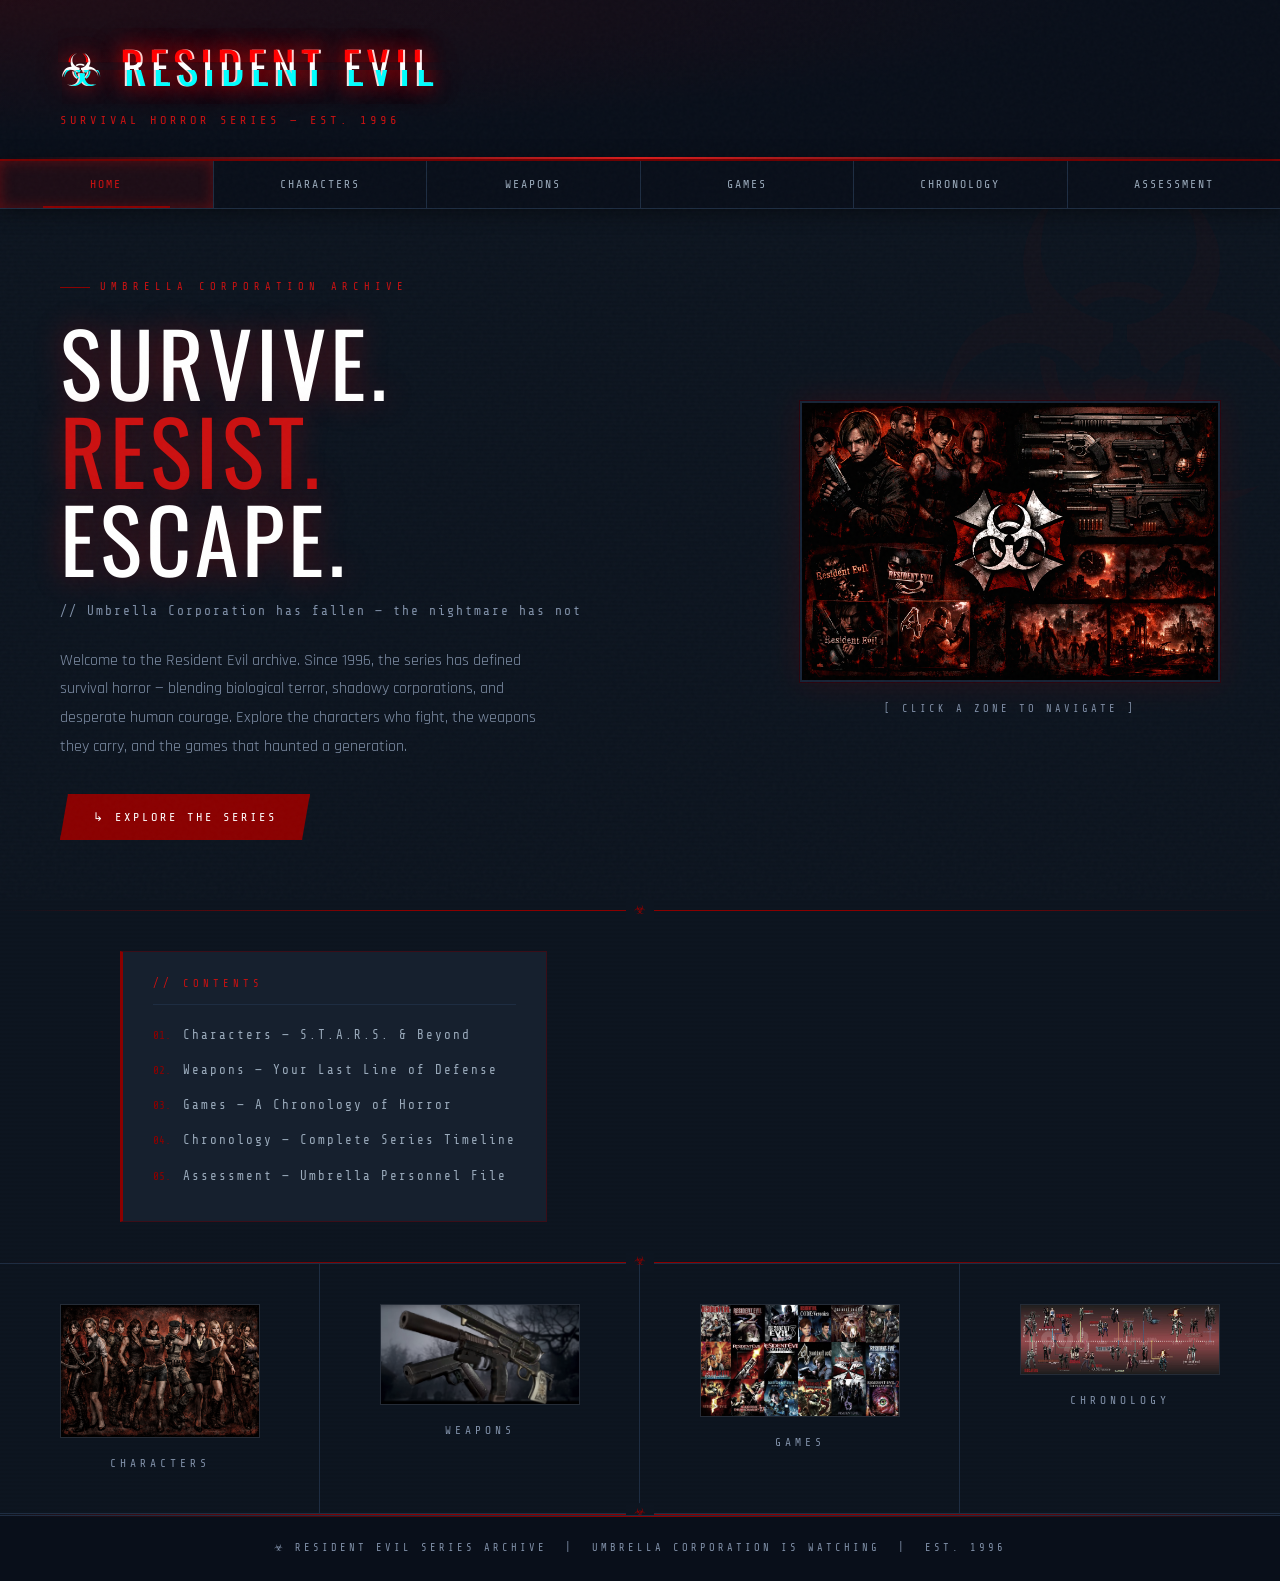
<file: index.html>
<!DOCTYPE html>
<html lang="en">
<head>
  <meta charset="UTF-8">
  <meta name="viewport" content="width=device-width, initial-scale=1.0">
  <title>Resident Evil — Series Archive</title>
  <link rel="icon" href="data:image/svg+xml,%3Csvg xmlns=%27http://www.w3.org/2000/svg%27 viewBox=%270 0 100 100%27%3E%3Ctext y=%27.9em%27 font-size=%2790%27%3E%E2%98%A3%3C/text%3E%3C/svg%3E">
  <link rel="stylesheet" href="style.css">
</head>
<body>
<div class="site-header">
  <div class="site-title glitch" data-text="☣ Resident Evil">☣ Resident Evil</div>
  <div class="site-subtitle">Survival Horror Series — Est. 1996</div>
</div>
<nav class="main-nav">
  <ul class="nav-list">
    <li><a href="index.html"          class="active">Home</a></li>
    <li><a href="pages/page2.html">Characters</a></li>
    <li><a href="pages/page3.html">Weapons</a></li>
    <li><a href="pages/page4.html">Games</a></li>
    <li><a href="pages/page5.html">Chronology</a></li>
    <li><a href="pages/page6.html">Assessment</a></li>
  </ul>
</nav>
<div class="hero">
  <div class="hero-content">
    <div class="hero-tag">Umbrella Corporation Archive</div>
    <div class="hero-title">
      SURVIVE.<br>
      <span>RESIST.</span><br>
      ESCAPE.
    </div>
    <div class="hero-sub">// Umbrella Corporation has fallen — the nightmare has not</div>
    <p class="hero-body">
      Welcome to the Resident Evil archive. Since 1996, the series has defined
      survival horror — blending biological terror, shadowy corporations, and
      desperate human courage. Explore the characters who fight, the weapons
      they carry, and the games that haunted a generation.
    </p>
    <a href="pages/page4.html" class="btn-explore">↳ Explore the Series</a>
  </div>
  <div class="hero-image">
    <div class="map-container">
      <img
        src="images/re_factions.jpg"
        alt="Resident Evil — section navigation map"
        width="420"
        height="280"
        usemap="#re-nav-map"
      >
      <div class="map-overlay">
        <div class="map-zone">Characters</div>
        <div class="map-zone">Weapons</div>
        <div class="map-zone">Games</div>
        <div class="map-zone">Chronology</div>
      </div>
      <div class="map-center">Assessment</div>
      <map name="re-nav-map">
        <area shape="circle" coords="210,140,52"
              href="pages/page6.html" alt="Assessment" title="Assessment — Umbrella Personnel File">
        <area shape="rect"   coords="0,0,210,140"
              href="pages/page2.html" alt="Characters" title="Characters — S.T.A.R.S. &amp; Beyond">
        <area shape="rect"   coords="210,0,420,140"
              href="pages/page3.html" alt="Weapons" title="Weapons — Complete Arsenal">
        <area shape="rect"   coords="0,140,210,280"
              href="pages/page4.html" alt="Games" title="Games — 10 Mainline Titles">
        <area shape="rect"   coords="210,140,420,280"
              href="pages/page5.html" alt="Chronology" title="Chronology — Complete Timeline">
      </map>
    </div>
    <p class="map-label">[ Click a zone to navigate ]</p>
  </div>
</div>
<hr class="blood-line">
<div class="wrapper">
  <nav class="toc">
    <div class="toc-title">// Contents</div>
    <ul class="toc-list">
      <li><a href="pages/page2.html">Characters — S.T.A.R.S. &amp; Beyond</a></li>
      <li><a href="pages/page3.html">Weapons — Your Last Line of Defense</a></li>
      <li><a href="pages/page4.html">Games — A Chronology of Horror</a></li>
      <li><a href="pages/page5.html">Chronology — Complete Series Timeline</a></li>
      <li><a href="pages/page6.html">Assessment — Umbrella Personnel File</a></li>
    </ul>
  </nav>
</div>
<hr class="blood-line">
<div class="quick-links">
  <div class="quick-link-item">
    <a href="pages/page2.html">
      <img src="images/thumb_characters.jpg" alt="Characters" width="200">
    </a>
    <div class="quick-link-label">Characters</div>
  </div>
  <div class="quick-link-item">
    <a href="pages/page3.html">
      <img src="images/thumb_weapons.jpg" alt="Weapons" width="200">
    </a>
    <div class="quick-link-label">Weapons</div>
  </div>
  <div class="quick-link-item">
    <a href="pages/page4.html">
      <img src="images/thumb_games.jpg" alt="Games" width="200">
    </a>
    <div class="quick-link-label">Games</div>
  </div>
  <div class="quick-link-item">
    <a href="pages/page5.html">
      <img src="images/thumb_ch.jpg" alt="Chronology" width="200">
    </a>
    <div class="quick-link-label">Chronology</div>
  </div>
</div>
<hr class="blood-line">
<footer class="site-footer">
  ☣ Resident Evil Series Archive &nbsp;|&nbsp; Umbrella Corporation Is Watching &nbsp;|&nbsp; Est. 1996
</footer>
<script src="effects.js"></script>
</body>
</html>
</file>
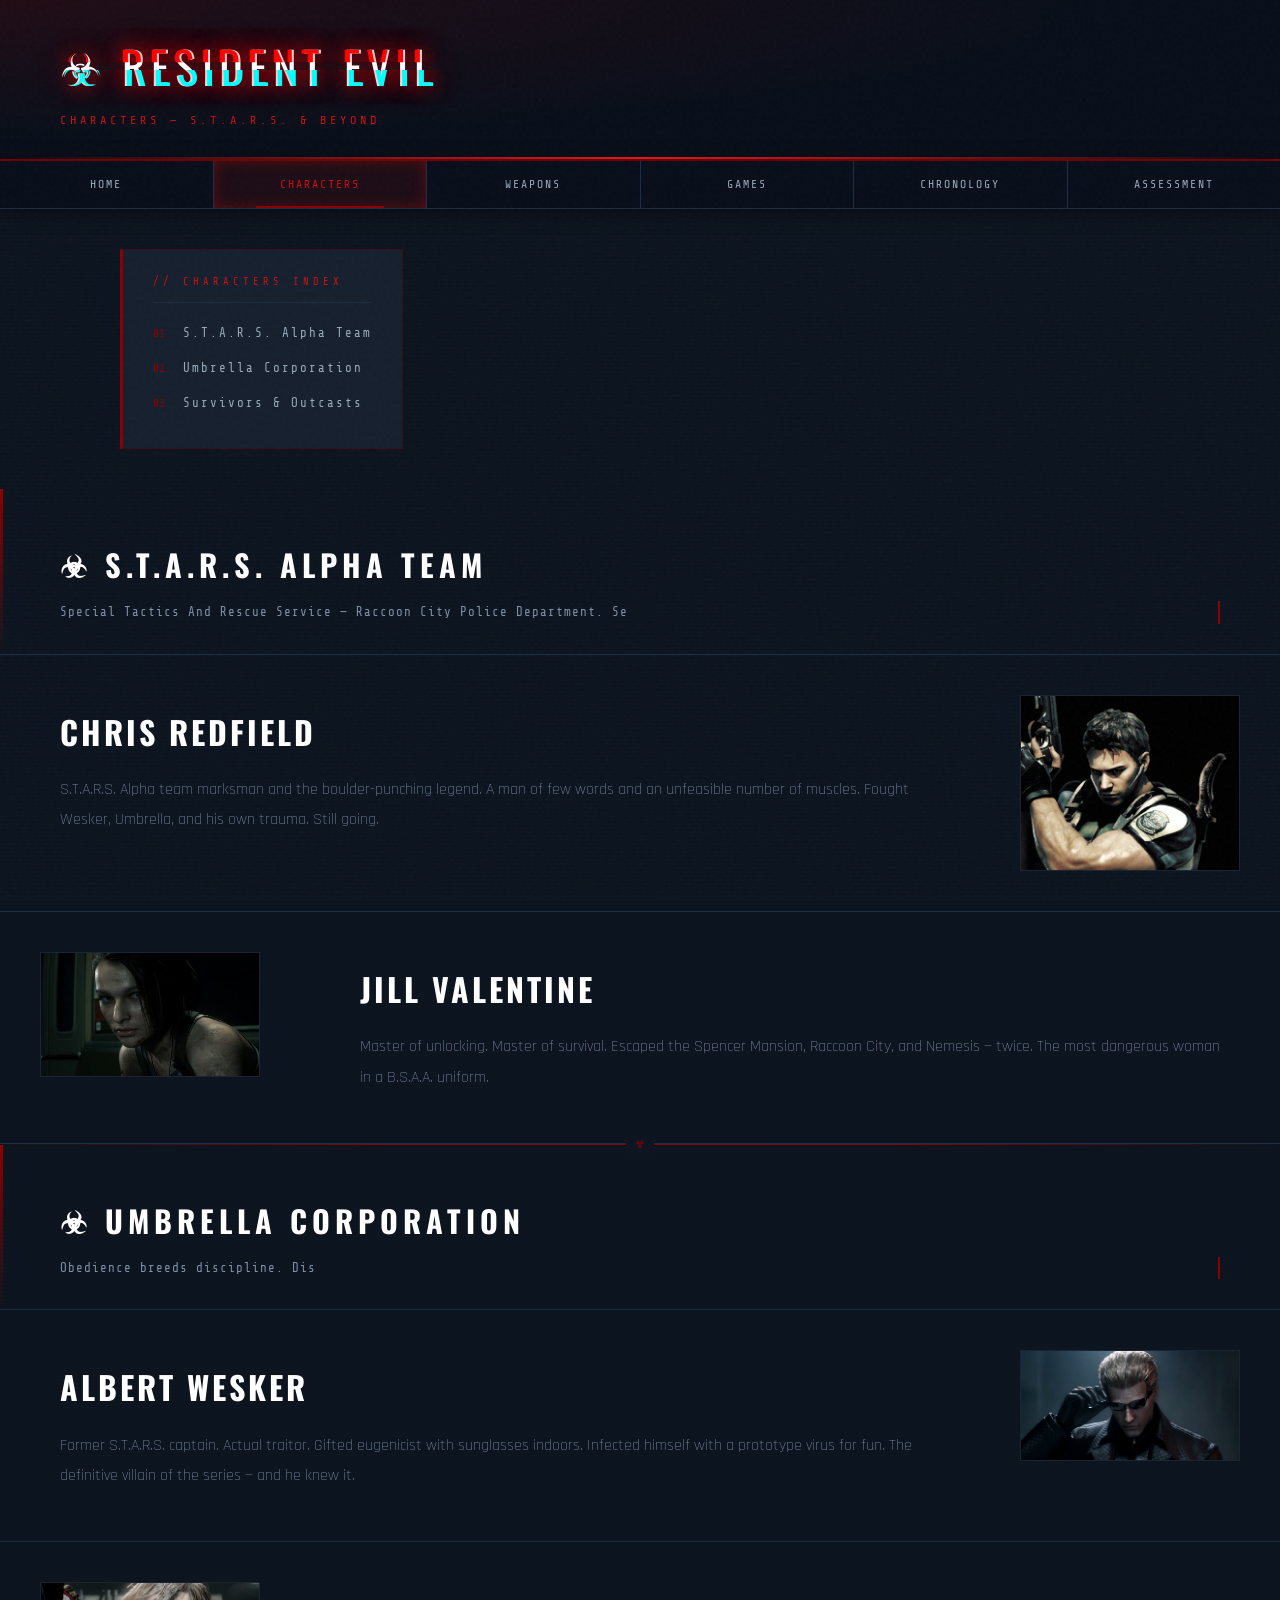
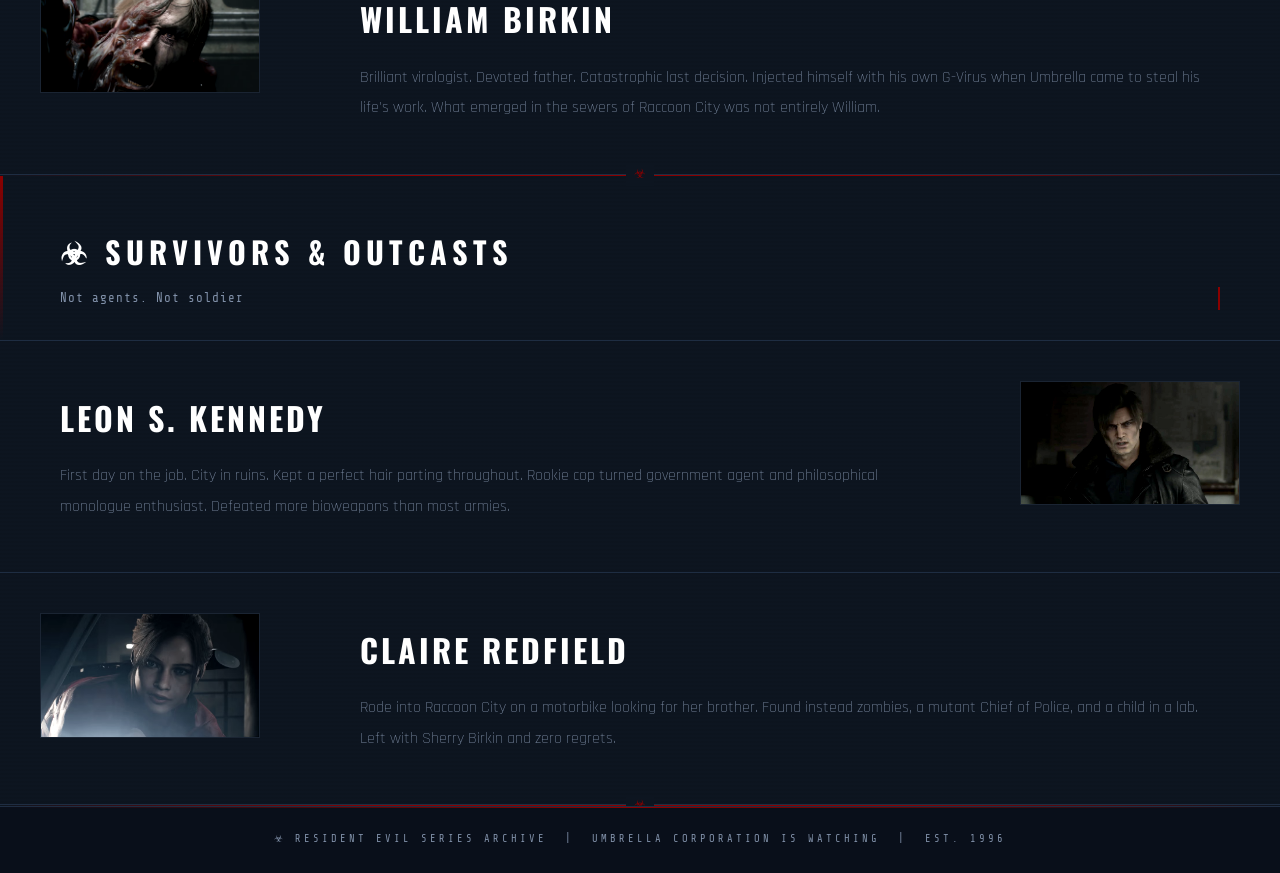
<file: pages/page2.html>
<!DOCTYPE html>
<html lang="en">
<head>
  <meta charset="UTF-8">
  <meta name="viewport" content="width=device-width, initial-scale=1.0">
  <title>Resident Evil — Characters</title>
  <link rel="icon" href="data:image/svg+xml,%3Csvg xmlns=%27http://www.w3.org/2000/svg%27 viewBox=%270 0 100 100%27%3E%3Ctext y=%27.9em%27 font-size=%2790%27%3E%E2%98%A3%3C/text%3E%3C/svg%3E">
  <link rel="stylesheet" href="../style.css">
</head>
<body>
<div class="site-header">
  <div class="site-title glitch" data-text="☣ Resident Evil">☣ Resident Evil</div>
  <div class="site-subtitle">Characters — S.T.A.R.S. &amp; Beyond</div>
</div>
<nav class="main-nav">
  <ul class="nav-list">
    <li><a href="../index.html">Home</a></li>
    <li><a href="page2.html" class="active">Characters</a></li>
    <li><a href="page3.html">Weapons</a></li>
    <li><a href="page4.html">Games</a></li>
    <li><a href="page5.html">Chronology</a></li>
    <li><a href="page6.html">Assessment</a></li>
  </ul>
</nav>
<div class="wrapper">
  <nav class="toc">
    <div class="toc-title">// Characters Index</div>
    <ul class="toc-list">
      <li><a href="#stars">S.T.A.R.S. Alpha Team</a></li>
      <li><a href="#umbrella">Umbrella Corporation</a></li>
      <li><a href="#survivors">Survivors &amp; Outcasts</a></li>
    </ul>
  </nav>
</div>
<div id="stars" class="section-header">
  <h2>☣ S.T.A.R.S. Alpha Team</h2>
  <p>
    Special Tactics And Rescue Service — Raccoon City Police Department.
    Sent in. Never expected to come back. Some didn't.
  </p>
</div>
<div class="card">
  <div class="card-text">
    <h2>Chris Redfield</h2>
    <p>
      S.T.A.R.S. Alpha team marksman and the boulder-punching legend.
      A man of few words and an unfeasible number of muscles.
      Fought Wesker, Umbrella, and his own trauma. Still going.
    </p>
  </div>
  <div class="card-image">
    <img src="../images/chris.jpg" alt="Chris Redfield">
  </div>
</div>
<div class="card reverse">
  <div class="card-text">
    <h2>Jill Valentine</h2>
    <p>
      Master of unlocking. Master of survival.
      Escaped the Spencer Mansion, Raccoon City, and Nemesis — twice.
      The most dangerous woman in a B.S.A.A. uniform.
    </p>
  </div>
  <div class="card-image">
    <img src="../images/jill.jpg" alt="Jill Valentine">
  </div>
</div>
<hr class="blood-line">
<div id="umbrella" class="section-header">
  <h2>☣ Umbrella Corporation</h2>
  <p>
    Obedience breeds discipline. Discipline breeds unity. Unity breeds power.
    The corporation behind every catastrophe. Smiling the whole time.
  </p>
</div>
<div class="card">
  <div class="card-text">
    <h2>Albert Wesker</h2>
    <p>
      Former S.T.A.R.S. captain. Actual traitor. Gifted eugenicist with sunglasses indoors.
      Infected himself with a prototype virus for fun.
      The definitive villain of the series — and he knew it.
    </p>
  </div>
  <div class="card-image">
    <img src="../images/wesker.jpg" alt="Albert Wesker">
  </div>
</div>
<div class="card reverse">
  <div class="card-text">
    <h2>William Birkin</h2>
    <p>
      Brilliant virologist. Devoted father. Catastrophic last decision.
      Injected himself with his own G-Virus when Umbrella came to steal his life's work.
      What emerged in the sewers of Raccoon City was not entirely William.
    </p>
  </div>
  <div class="card-image">
    <img src="../images/birkin.jpg" alt="William Birkin">
  </div>
</div>
<hr class="blood-line">
<div id="survivors" class="section-header">
  <h2>☣ Survivors &amp; Outcasts</h2>
  <p>
    Not agents. Not soldiers. Just people who refused to die.
    Raccoon City had a habit of making reluctant heroes.
  </p>
</div>
<div class="card">
  <div class="card-text">
    <h2>Leon S. Kennedy</h2>
    <p>
      First day on the job. City in ruins. Kept a perfect hair parting throughout.
      Rookie cop turned government agent and philosophical monologue enthusiast.
      Defeated more bioweapons than most armies.
    </p>
  </div>
  <div class="card-image">
    <img src="../images/leon.jpg" alt="Leon S. Kennedy">
  </div>
</div>
<div class="card reverse">
  <div class="card-text">
    <h2>Claire Redfield</h2>
    <p>
      Rode into Raccoon City on a motorbike looking for her brother.
      Found instead zombies, a mutant Chief of Police, and a child in a lab.
      Left with Sherry Birkin and zero regrets.
    </p>
  </div>
  <div class="card-image">
    <img src="../images/claire.jpg" alt="Claire Redfield">
  </div>
</div>
<hr class="blood-line">
<footer class="site-footer">
  ☣ Resident Evil Series Archive &nbsp;|&nbsp; Umbrella Corporation Is Watching &nbsp;|&nbsp; Est. 1996
</footer>
<script src="../effects.js"></script>
</body>
</html>
</file>
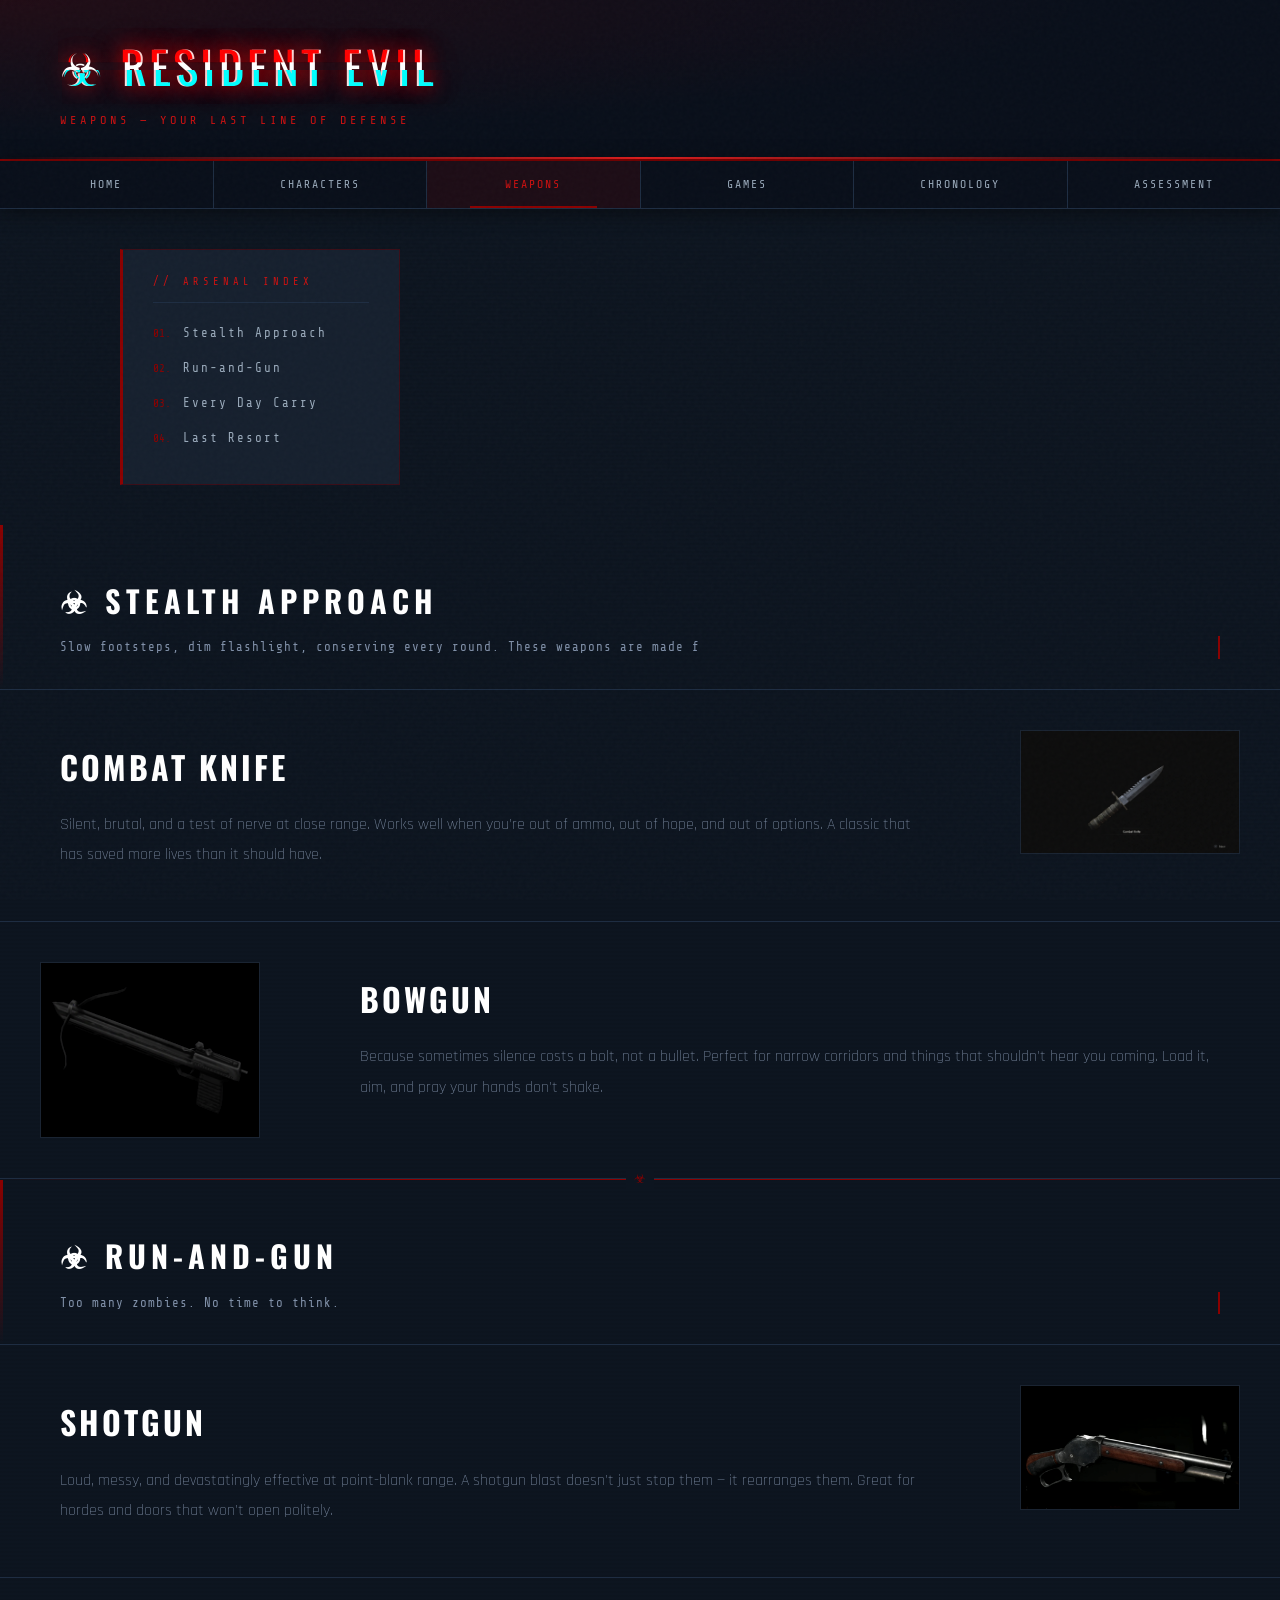
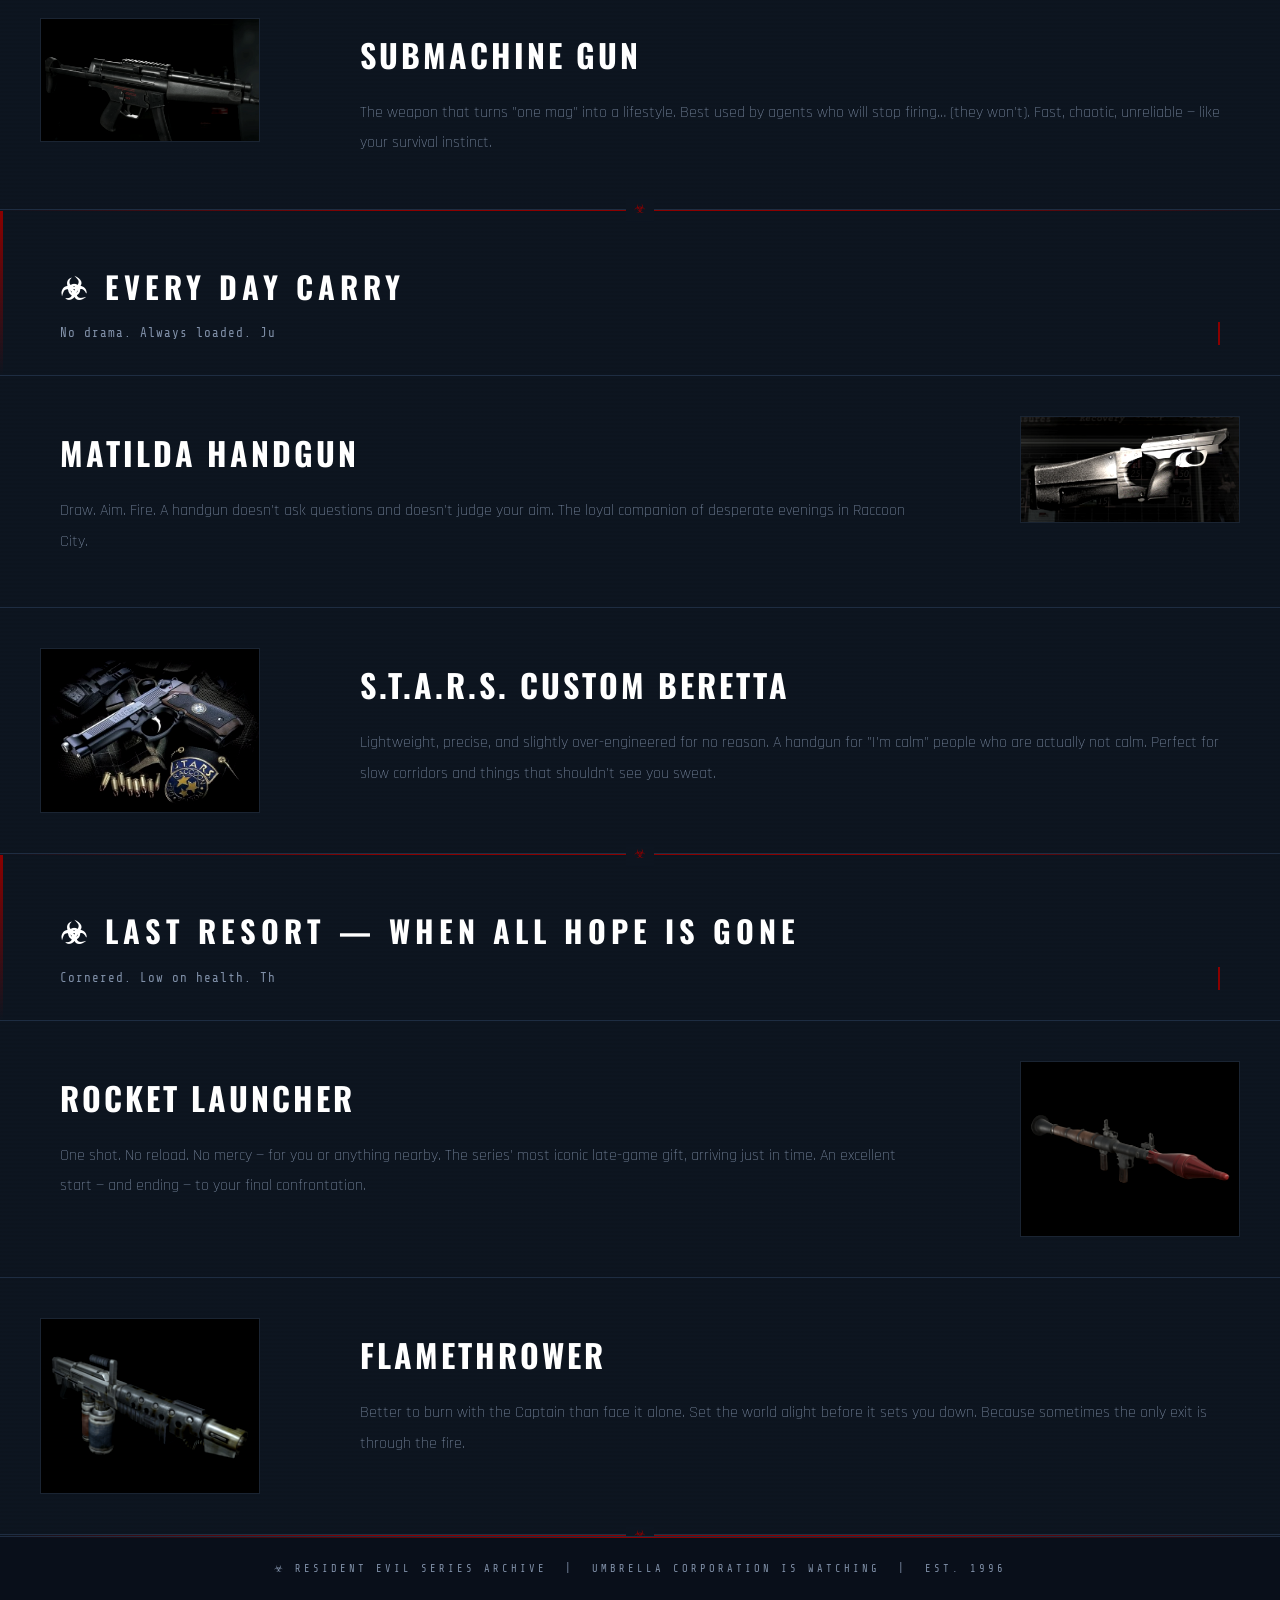
<file: pages/page3.html>
<!DOCTYPE html>
<html lang="en">
<head>
  <meta charset="UTF-8">
  <meta name="viewport" content="width=device-width, initial-scale=1.0">
  <title>Resident Evil — Weapons</title>
  <link rel="icon" href="data:image/svg+xml,%3Csvg xmlns=%27http://www.w3.org/2000/svg%27 viewBox=%270 0 100 100%27%3E%3Ctext y=%27.9em%27 font-size=%2790%27%3E%E2%98%A3%3C/text%3E%3C/svg%3E">
  <link rel="stylesheet" href="../style.css">
</head>
<body>
<div class="site-header">
  <div class="site-title glitch" data-text="☣ Resident Evil">☣ Resident Evil</div>
  <div class="site-subtitle">Weapons — Your Last Line of Defense</div>
</div>
<nav class="main-nav">
  <ul class="nav-list">
    <li><a href="../index.html">Home</a></li>
    <li><a href="page2.html">Characters</a></li>
    <li><a href="page3.html" class="active">Weapons</a></li>
    <li><a href="page4.html">Games</a></li>
    <li><a href="page5.html">Chronology</a></li>
    <li><a href="page6.html">Assessment</a></li>
  </ul>
</nav>
<div class="wrapper">
  <nav class="toc">
    <div class="toc-title">// Arsenal Index</div>
    <ul class="toc-list">
      <li><a href="#stealth">Stealth Approach</a></li>
      <li><a href="#run-gun">Run-and-Gun</a></li>
      <li><a href="#edc">Every Day Carry</a></li>
      <li><a href="#last-resort">Last Resort</a></li>
    </ul>
  </nav>
</div>
<div id="stealth" class="section-header">
  <h2>☣ Stealth Approach</h2>
  <p>
    Slow footsteps, dim flashlight, conserving every round.
    These weapons are made for "don't let it hear you" moments.
  </p>
</div>
<div class="card">
  <div class="card-text">
    <h2>Combat Knife</h2>
    <p>
      Silent, brutal, and a test of nerve at close range.
      Works well when you're out of ammo, out of hope, and out of options.
      A classic that has saved more lives than it should have.
    </p>
  </div>
  <div class="card-image">
    <img src="../images/knife.jpg" alt="Combat Knife">
  </div>
</div>
<div class="card reverse">
  <div class="card-text">
    <h2>Bowgun</h2>
    <p>
      Because sometimes silence costs a bolt, not a bullet.
      Perfect for narrow corridors and things that shouldn't hear you coming.
      Load it, aim, and pray your hands don't shake.
    </p>
  </div>
  <div class="card-image">
    <img src="../images/bowgun.jpg" alt="Bowgun">
  </div>
</div>
<hr class="blood-line">
<div id="run-gun" class="section-header">
  <h2>☣ Run-and-Gun</h2>
  <p>
    Too many zombies. No time to think.
    These are weapons for courage you didn't know you had.
  </p>
</div>
<div class="card">
  <div class="card-text">
    <h2>Shotgun</h2>
    <p>
      Loud, messy, and devastatingly effective at point-blank range.
      A shotgun blast doesn't just stop them — it rearranges them.
      Great for hordes and doors that won't open politely.
    </p>
  </div>
  <div class="card-image">
    <img src="../images/shotgun.jpg" alt="Shotgun">
  </div>
</div>
<div class="card reverse">
  <div class="card-text">
    <h2>Submachine Gun</h2>
    <p>
      The weapon that turns "one mag" into a lifestyle.
      Best used by agents who will stop firing… (they won't).
      Fast, chaotic, unreliable — like your survival instinct.
    </p>
  </div>
  <div class="card-image">
    <img src="../images/smg.jpg" alt="Submachine Gun">
  </div>
</div>
<hr class="blood-line">
<div id="edc" class="section-header">
  <h2>☣ Every Day Carry</h2>
  <p>
    No drama. Always loaded.
    Just something reliable while you exist in a collapsing world.
  </p>
</div>
<div class="card">
  <div class="card-text">
    <h2>Matilda Handgun</h2>
    <p>
      Draw. Aim. Fire.
      A handgun doesn't ask questions and doesn't judge your aim.
      The loyal companion of desperate evenings in Raccoon City.
    </p>
  </div>
  <div class="card-image">
    <img src="../images/matilda.jpg" alt="Matilda Handgun">
  </div>
</div>
<div class="card reverse">
  <div class="card-text">
    <h2>S.T.A.R.S. Custom Beretta</h2>
    <p>
      Lightweight, precise, and slightly over-engineered for no reason.
      A handgun for "I'm calm" people who are actually not calm.
      Perfect for slow corridors and things that shouldn't see you sweat.
    </p>
  </div>
  <div class="card-image">
    <img src="../images/custom_handgun.jpg" alt="S.T.A.R.S. Custom Beretta">
  </div>
</div>
<hr class="blood-line">
<div id="last-resort" class="section-header">
  <h2>☣ Last Resort — When All Hope Is Gone</h2>
  <p>
    Cornered. Low on health. The save room is three rooms back.
    Here's our arsenal for when you're completely out of options.
  </p>
</div>
<div class="card">
  <div class="card-text">
    <h2>Rocket Launcher</h2>
    <p>
      One shot. No reload. No mercy — for you or anything nearby.
      The series' most iconic late-game gift, arriving just in time.
      An excellent start — and ending — to your final confrontation.
    </p>
  </div>
  <div class="card-image">
    <img src="../images/rocket.jpg" alt="Rocket Launcher">
  </div>
</div>
<div class="card reverse">
  <div class="card-text">
    <h2>Flamethrower</h2>
    <p>
      Better to burn with the Captain than face it alone.
      Set the world alight before it sets you down.
      Because sometimes the only exit is through the fire.
    </p>
  </div>
  <div class="card-image">
    <img src="../images/flamethrower.jpg" alt="Flamethrower">
  </div>
</div>
<hr class="blood-line">
<footer class="site-footer">
  ☣ Resident Evil Series Archive &nbsp;|&nbsp; Umbrella Corporation Is Watching &nbsp;|&nbsp; Est. 1996
</footer>
<script src="../effects.js"></script>
</body>
</html>
</file>
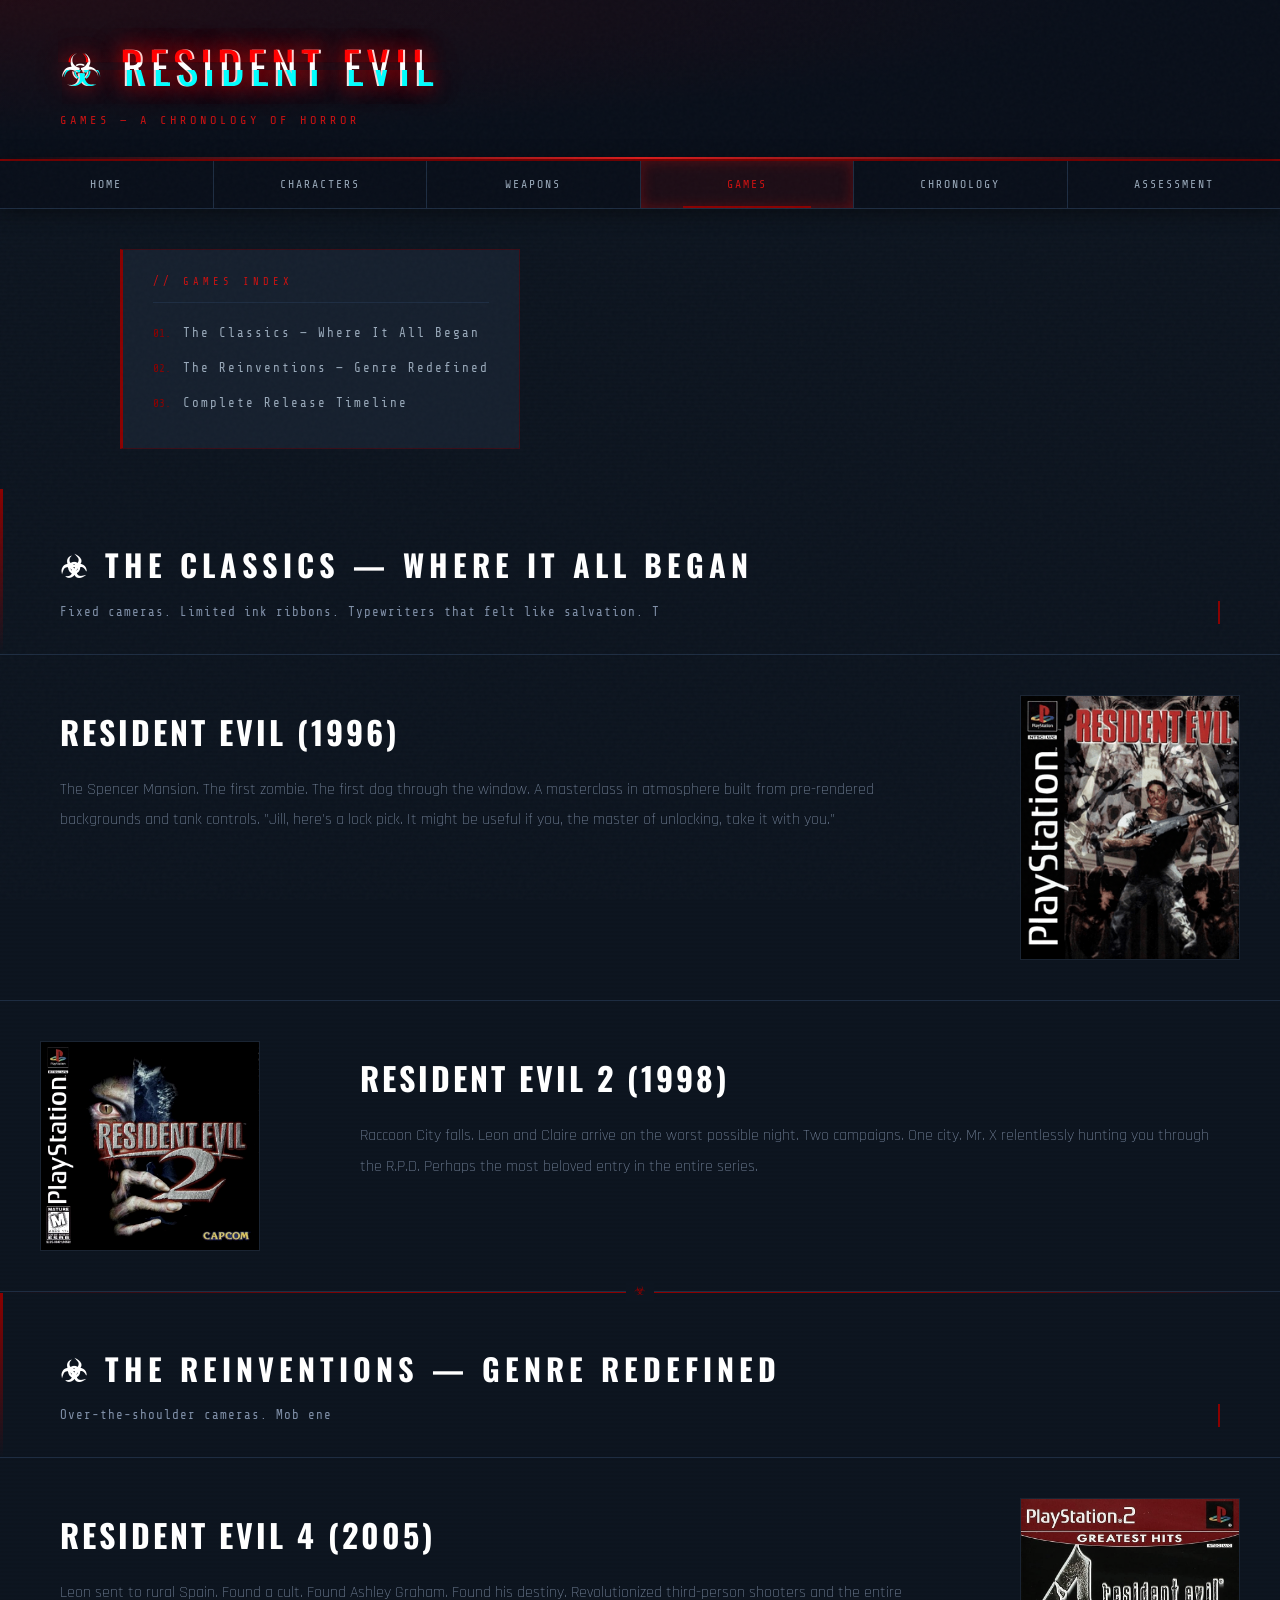
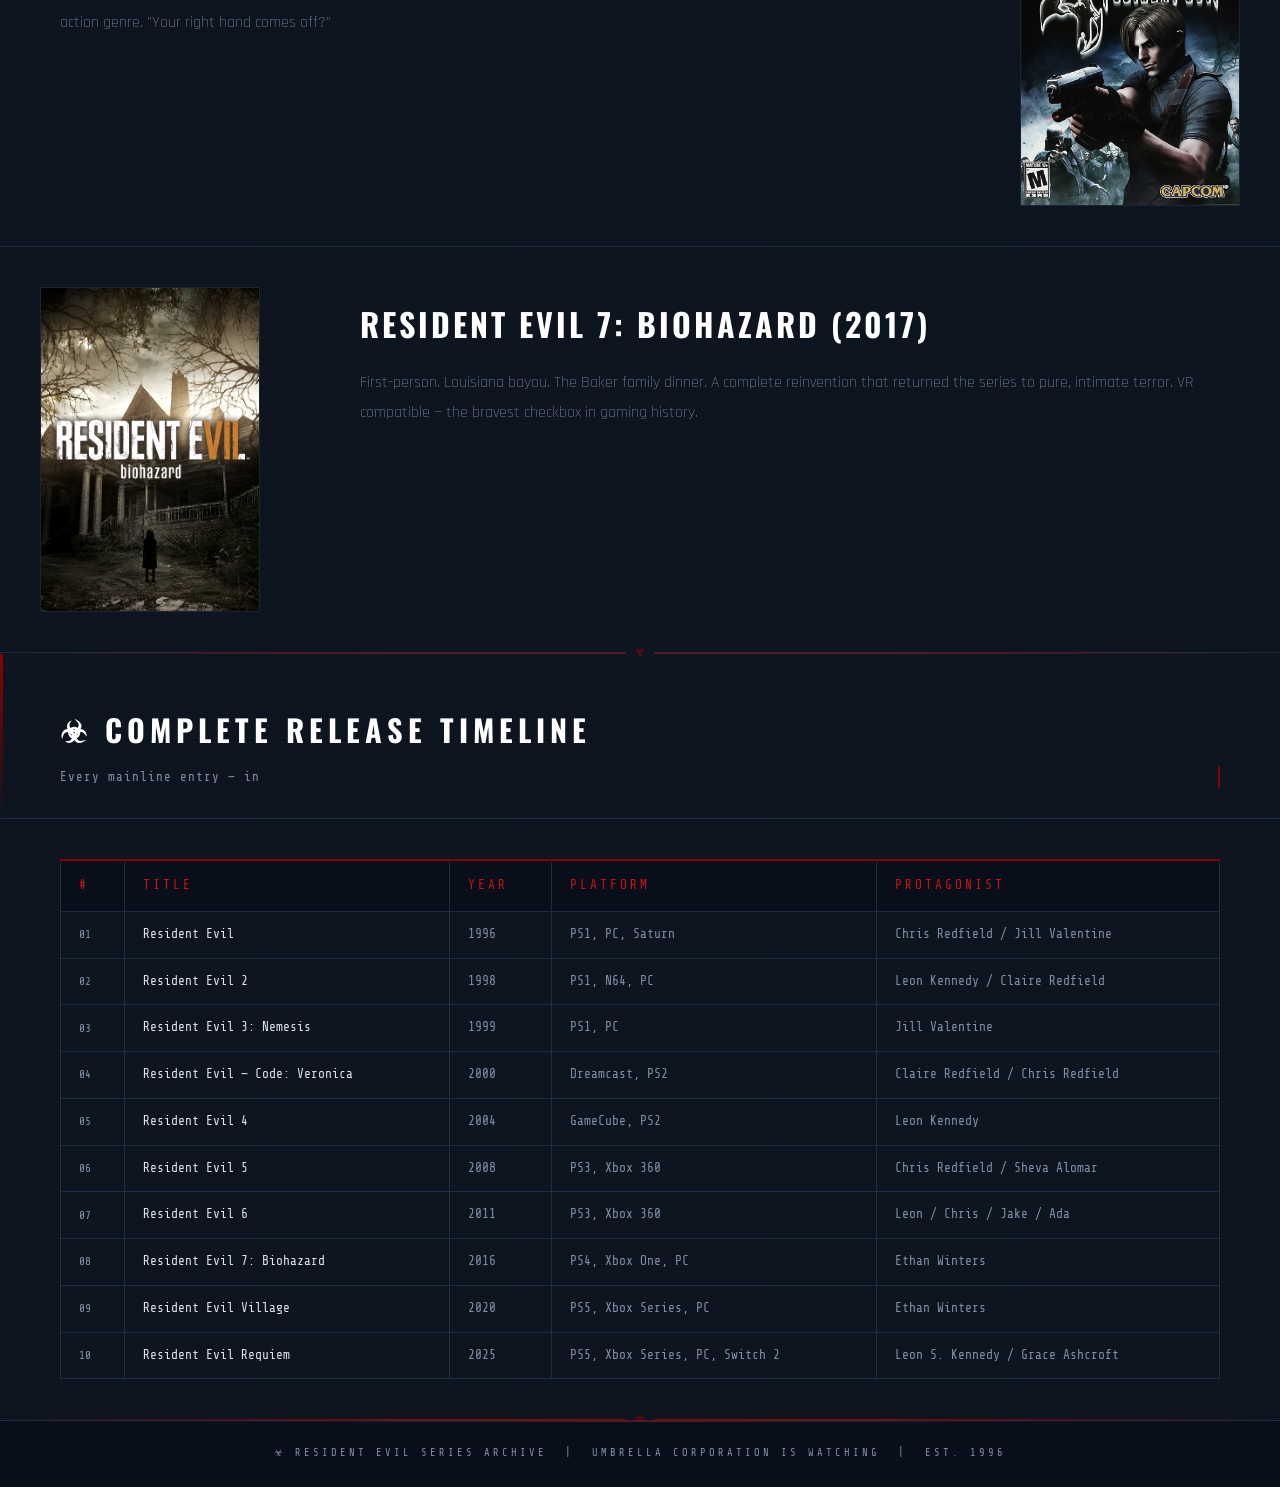
<file: pages/page4.html>
<!DOCTYPE html>
<html lang="en">
<head>
  <meta charset="UTF-8">
  <meta name="viewport" content="width=device-width, initial-scale=1.0">
  <title>Resident Evil — Games</title>
  <link rel="icon" href="data:image/svg+xml,%3Csvg xmlns=%27http://www.w3.org/2000/svg%27 viewBox=%270 0 100 100%27%3E%3Ctext y=%27.9em%27 font-size=%2790%27%3E%E2%98%A3%3C/text%3E%3C/svg%3E">
  <link rel="stylesheet" href="../style.css">
</head>
<body>
<div class="site-header">
  <div class="site-title glitch" data-text="☣ Resident Evil">☣ Resident Evil</div>
  <div class="site-subtitle">Games — A Chronology of Horror</div>
</div>
<nav class="main-nav">
  <ul class="nav-list">
    <li><a href="../index.html">Home</a></li>
    <li><a href="page2.html">Characters</a></li>
    <li><a href="page3.html">Weapons</a></li>
    <li><a href="page4.html" class="active">Games</a></li>
    <li><a href="page5.html">Chronology</a></li>
    <li><a href="page6.html">Assessment</a></li>
  </ul>
</nav>
<div class="wrapper">
  <nav class="toc">
    <div class="toc-title">// Games Index</div>
    <ul class="toc-list">
      <li><a href="#classics">The Classics — Where It All Began</a></li>
      <li><a href="#reinventions">The Reinventions — Genre Redefined</a></li>
      <li><a href="#timeline">Complete Release Timeline</a></li>
    </ul>
  </nav>
</div>
<div id="classics" class="section-header">
  <h2>☣ The Classics — Where It All Began</h2>
  <p>
    Fixed cameras. Limited ink ribbons. Typewriters that felt like salvation.
    The games that defined an entire genre and haunted a generation.
  </p>
</div>
<div class="card">
  <div class="card-text">
    <h2>Resident Evil (1996)</h2>
    <p>
      The Spencer Mansion. The first zombie. The first dog through the window.
      A masterclass in atmosphere built from pre-rendered backgrounds and tank controls.
      "Jill, here's a lock pick. It might be useful if you, the master of unlocking, take it with you."
    </p>
  </div>
  <div class="card-image">
    <img src="../images/re1.jpg" alt="Resident Evil 1">
  </div>
</div>
<div class="card reverse">
  <div class="card-text">
    <h2>Resident Evil 2 (1998)</h2>
    <p>
      Raccoon City falls. Leon and Claire arrive on the worst possible night.
      Two campaigns. One city. Mr. X relentlessly hunting you through the R.P.D.
      Perhaps the most beloved entry in the entire series.
    </p>
  </div>
  <div class="card-image">
    <img src="../images/re2.jpg" alt="Resident Evil 2">
  </div>
</div>
<hr class="blood-line">
<div id="reinventions" class="section-header">
  <h2>☣ The Reinventions — Genre Redefined</h2>
  <p>
    Over-the-shoulder cameras. Mob enemies. Action blended with tension.
    The games that risked everything and won.
  </p>
</div>
<div class="card">
  <div class="card-text">
    <h2>Resident Evil 4 (2005)</h2>
    <p>
      Leon sent to rural Spain. Found a cult. Found Ashley Graham. Found his destiny.
      Revolutionized third-person shooters and the entire action genre.
      "Your right hand comes off?"
    </p>
  </div>
  <div class="card-image">
    <img src="../images/re4.jpg" alt="Resident Evil 4">
  </div>
</div>
<div class="card reverse">
  <div class="card-text">
    <h2>Resident Evil 7: Biohazard (2017)</h2>
    <p>
      First-person. Louisiana bayou. The Baker family dinner.
      A complete reinvention that returned the series to pure, intimate terror.
      VR compatible — the bravest checkbox in gaming history.
    </p>
  </div>
  <div class="card-image">
    <img src="../images/re7.jpg" alt="Resident Evil 7">
  </div>
</div>
<hr class="blood-line">
<div id="timeline" class="section-header">
  <h2>☣ Complete Release Timeline</h2>
  <p>Every mainline entry — in order of release.</p>
</div>
<div class="games-table-wrapper">
  <table class="games-table">
    <thead>
      <tr>
        <th>#</th>
        <th>Title</th>
        <th>Year</th>
        <th>Platform</th>
        <th>Protagonist</th>
      </tr>
    </thead>
    <tbody>
      <tr>
        <td>01</td>
        <td>Resident Evil</td>
        <td>1996</td>
        <td>PS1, PC, Saturn</td>
        <td>Chris Redfield / Jill Valentine</td>
      </tr>
      <tr>
        <td>02</td>
        <td>Resident Evil 2</td>
        <td>1998</td>
        <td>PS1, N64, PC</td>
        <td>Leon Kennedy / Claire Redfield</td>
      </tr>
      <tr>
        <td>03</td>
        <td>Resident Evil 3: Nemesis</td>
        <td>1999</td>
        <td>PS1, PC</td>
        <td>Jill Valentine</td>
      </tr>
      <tr>
        <td>04</td>
        <td>Resident Evil — Code: Veronica</td>
        <td>2000</td>
        <td>Dreamcast, PS2</td>
        <td>Claire Redfield / Chris Redfield</td>
      </tr>
      <tr>
        <td>05</td>
        <td>Resident Evil 4</td>
        <td>2005</td>
        <td>GameCube, PS2</td>
        <td>Leon Kennedy</td>
      </tr>
      <tr>
        <td>06</td>
        <td>Resident Evil 5</td>
        <td>2009</td>
        <td>PS3, Xbox 360</td>
        <td>Chris Redfield / Sheva Alomar</td>
      </tr>
      <tr>
        <td>07</td>
        <td>Resident Evil 6</td>
        <td>2012</td>
        <td>PS3, Xbox 360</td>
        <td>Leon / Chris / Jake / Ada</td>
      </tr>
      <tr>
        <td>08</td>
        <td>Resident Evil 7: Biohazard</td>
        <td>2017</td>
        <td>PS4, Xbox One, PC</td>
        <td>Ethan Winters</td>
      </tr>
      <tr>
        <td>09</td>
        <td>Resident Evil Village</td>
        <td>2021</td>
        <td>PS5, Xbox Series, PC</td>
        <td>Ethan Winters</td>
      </tr>
      <tr>
        <td>10</td>
        <td>Resident Evil Requiem</td>
        <td>2026</td>
        <td>PS5, Xbox Series, PC, Switch 2</td>
        <td>Leon S. Kennedy / Grace Ashcroft</td>
      </tr>
    </tbody>
  </table>
</div>
<hr class="blood-line">
<footer class="site-footer">
  ☣ Resident Evil Series Archive &nbsp;|&nbsp; Umbrella Corporation Is Watching &nbsp;|&nbsp; Est. 1996
</footer>
<script src="../effects.js"></script>
</body>
</html>
</file>
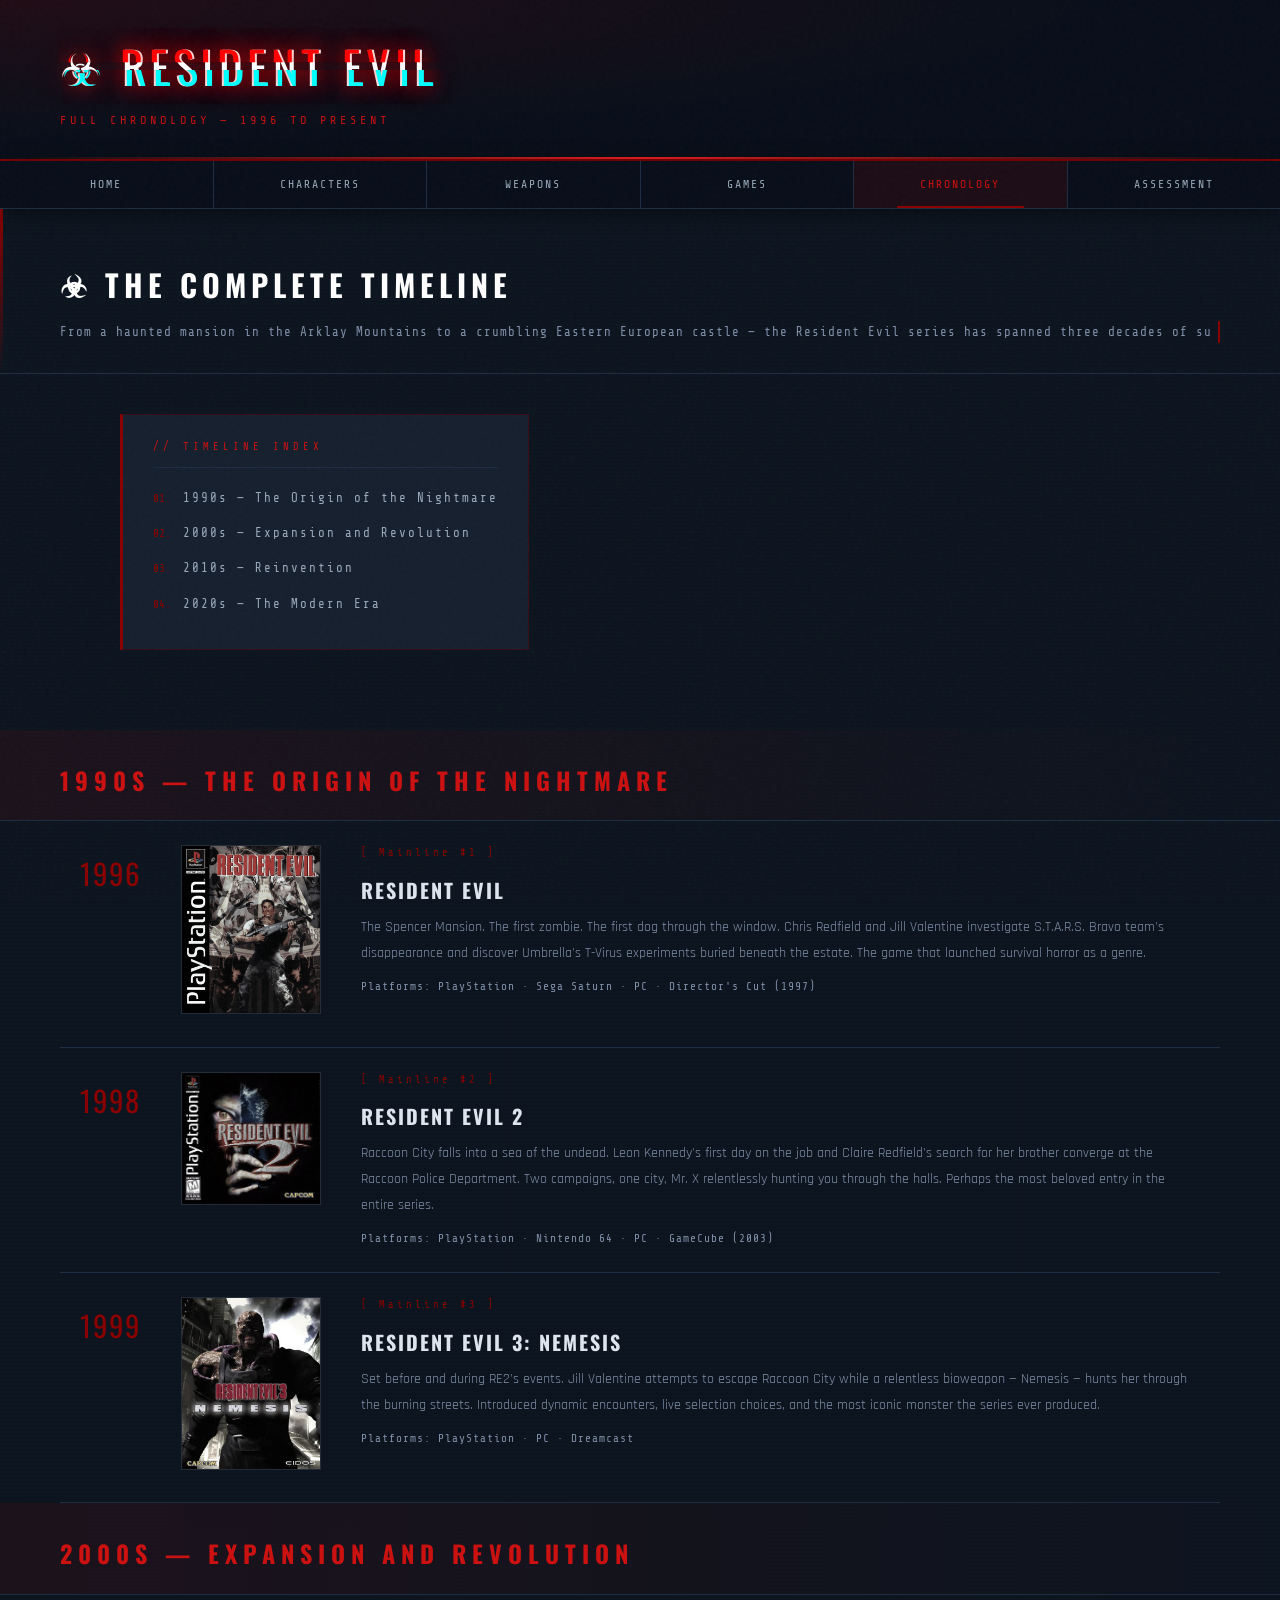
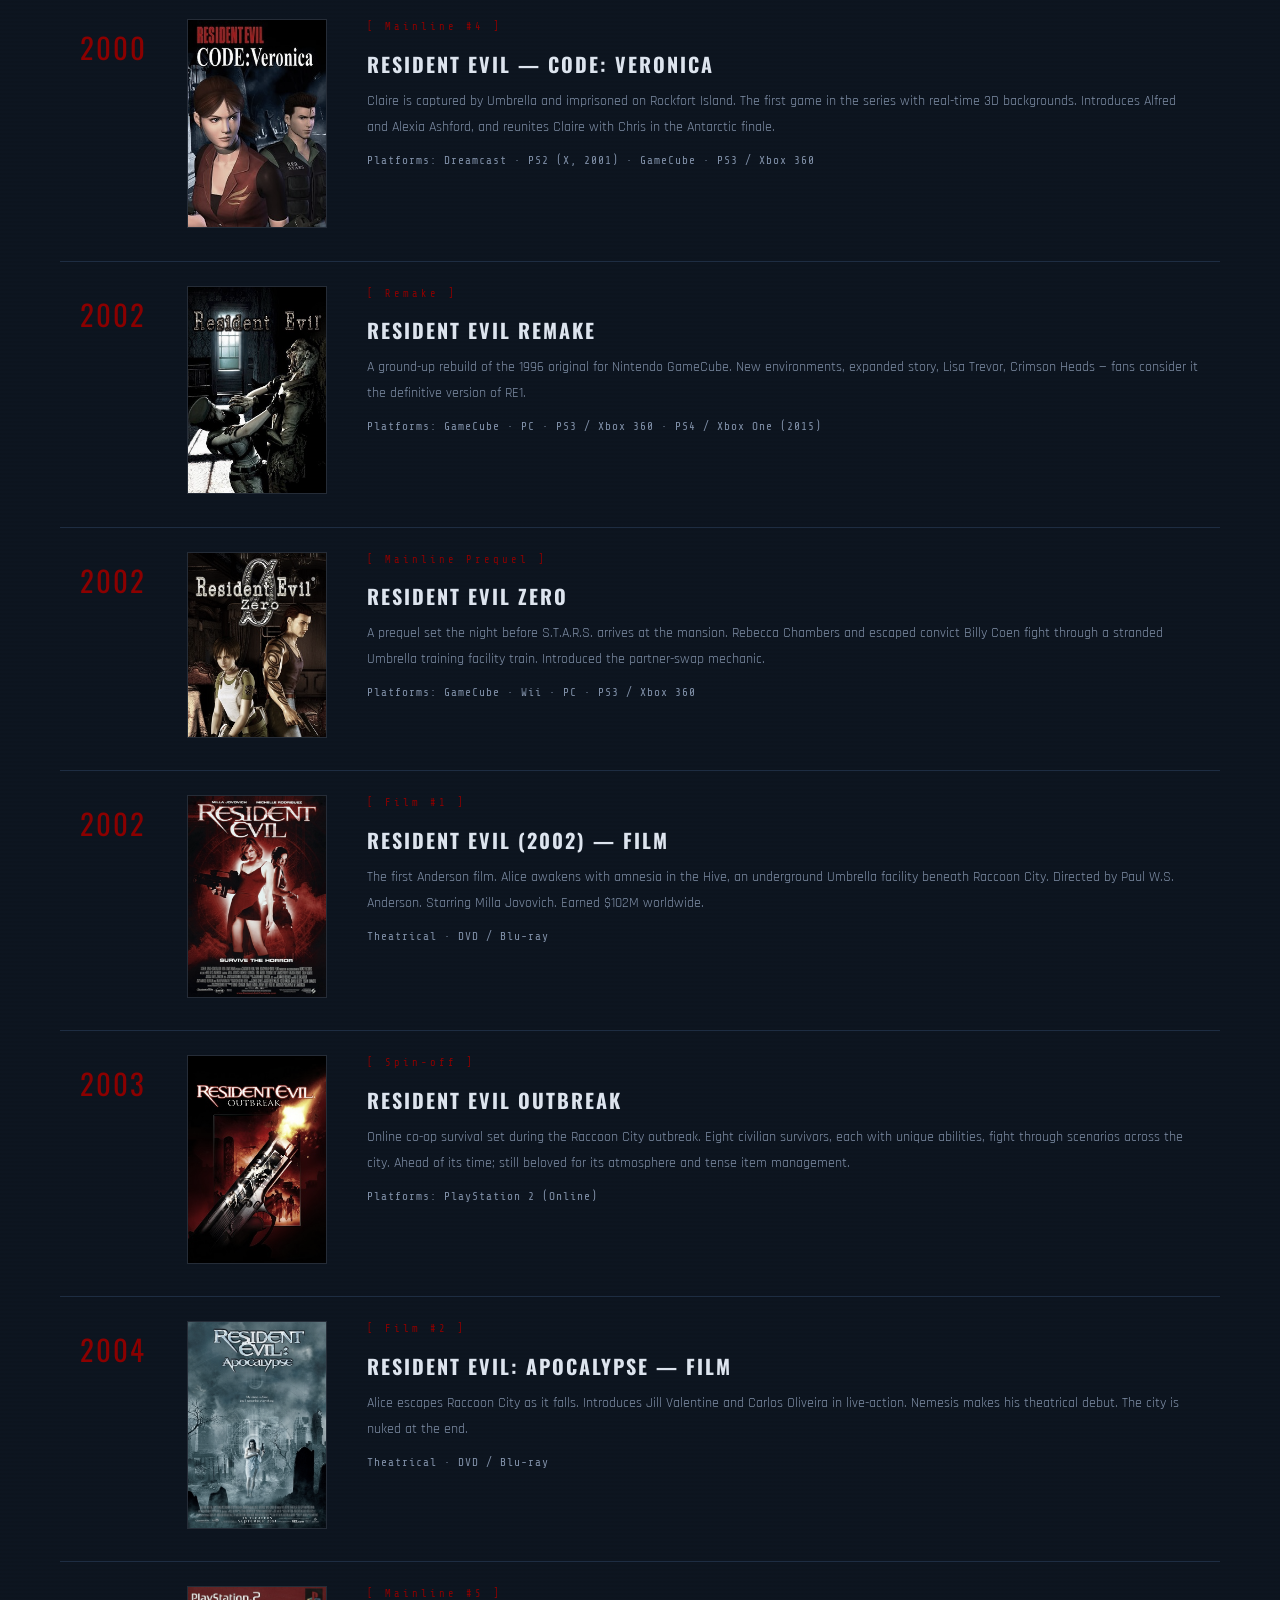
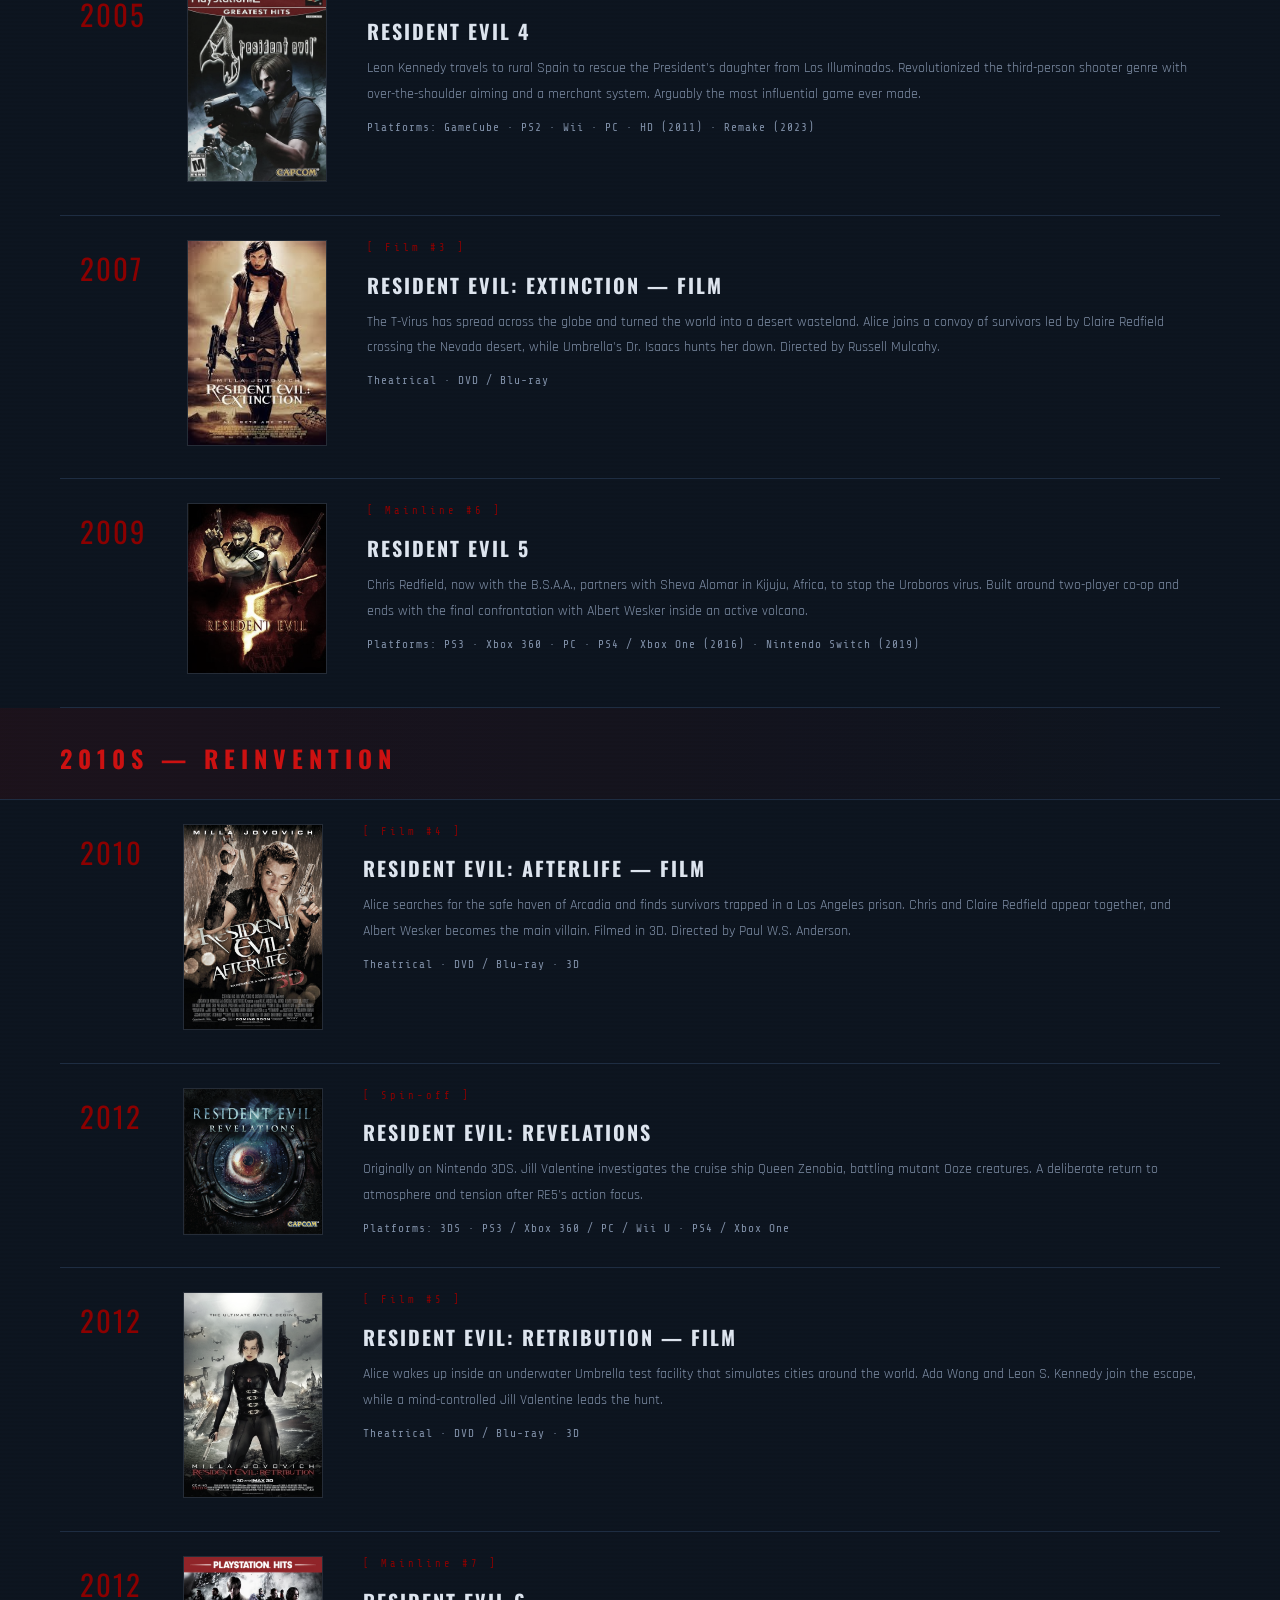
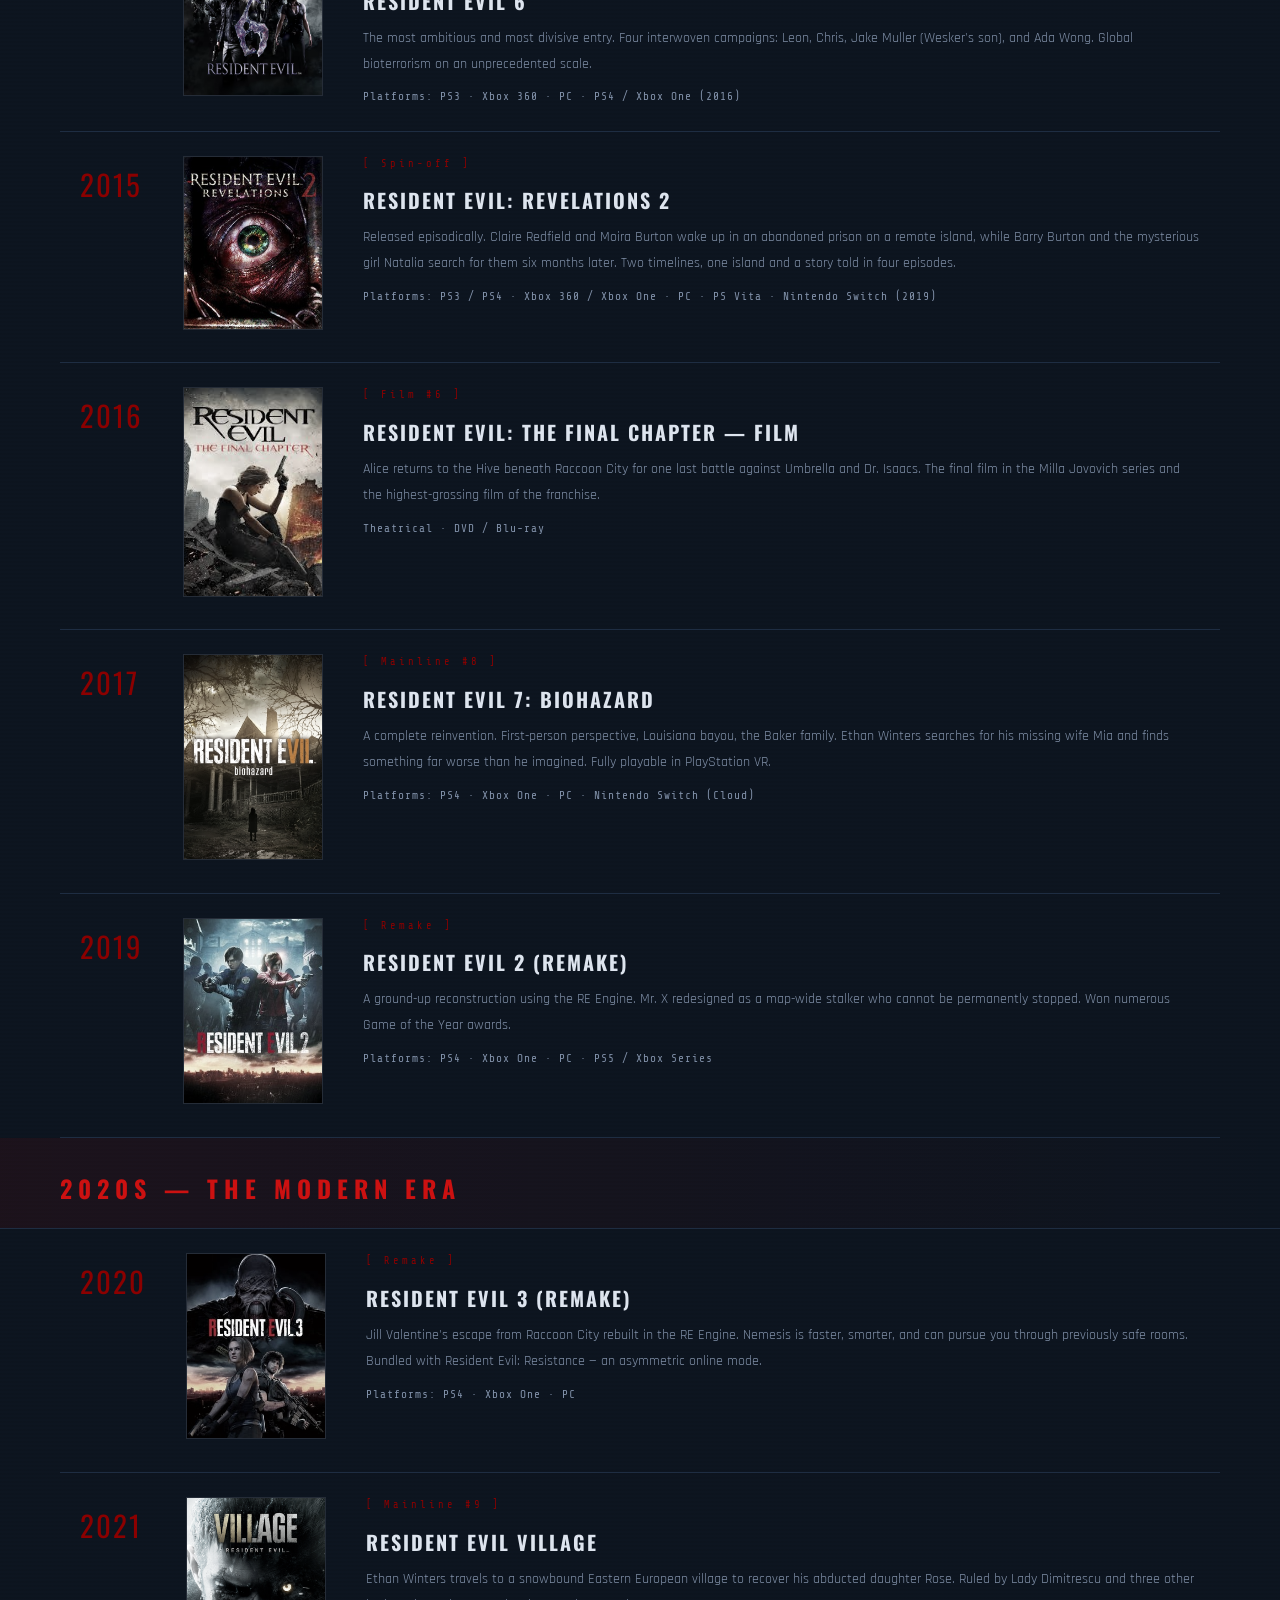
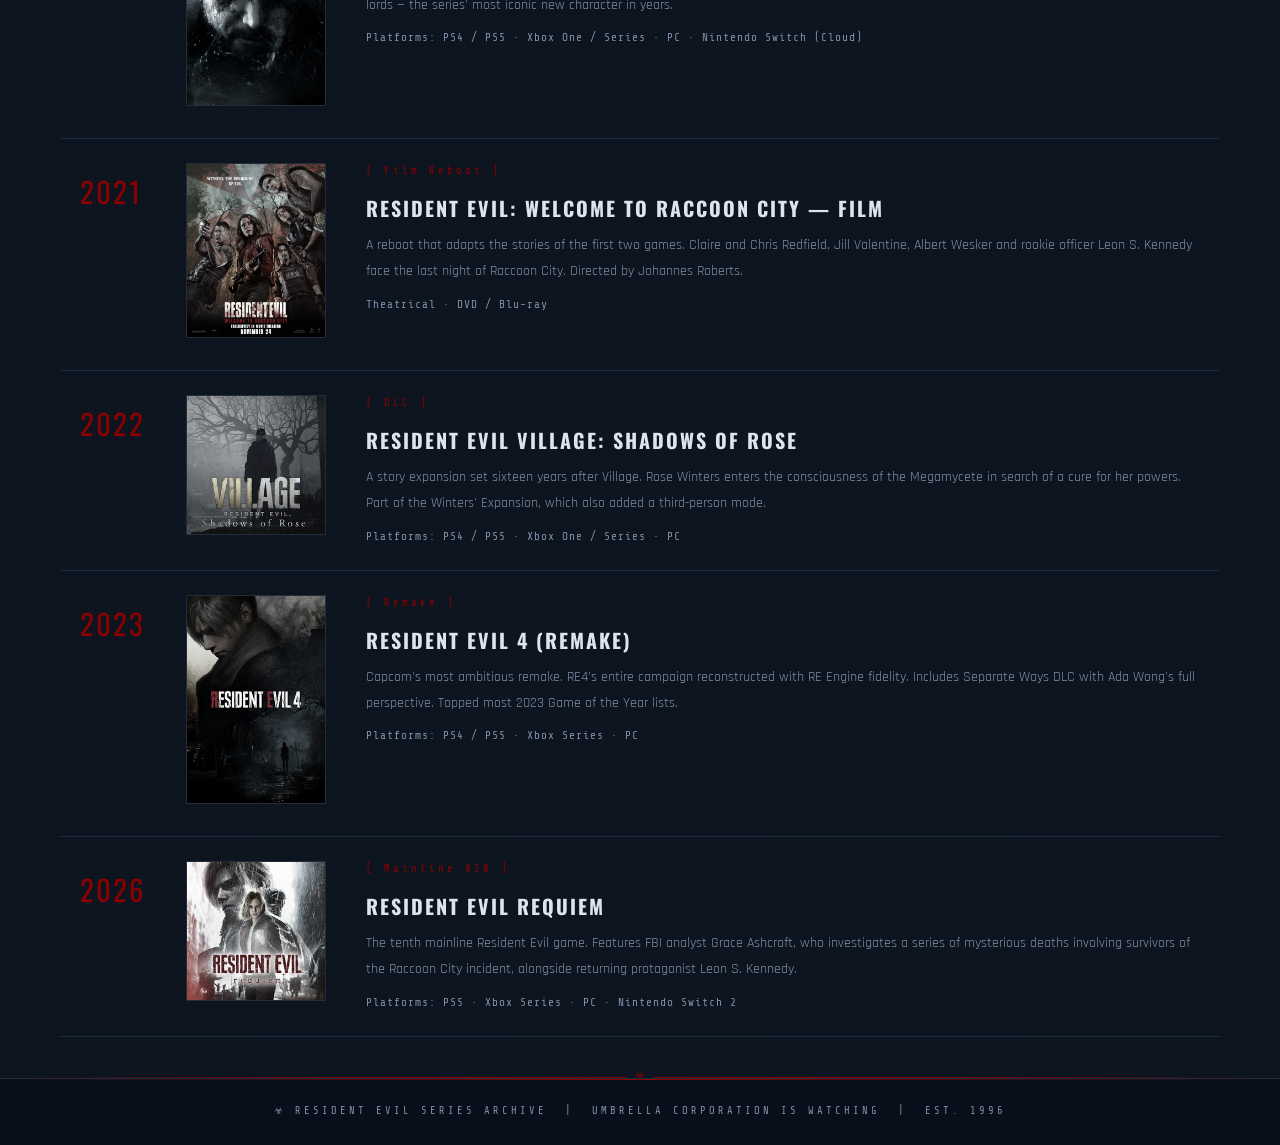
<file: pages/page5.html>
<!DOCTYPE html>
<html lang="en">
<head>
  <meta charset="UTF-8">
  <meta name="viewport" content="width=device-width, initial-scale=1.0">
  <title>Resident Evil — Full Chronology</title>
  <link rel="icon" href="data:image/svg+xml,%3Csvg xmlns=%27http://www.w3.org/2000/svg%27 viewBox=%270 0 100 100%27%3E%3Ctext y=%27.9em%27 font-size=%2790%27%3E%E2%98%A3%3C/text%3E%3C/svg%3E">
  <link rel="stylesheet" href="../style.css">
</head>
<body>
<div class="site-header">
  <div class="site-title glitch" data-text="☣ Resident Evil">☣ Resident Evil</div>
  <div class="site-subtitle">Full Chronology — 1996 to Present</div>
</div>
<nav class="main-nav">
  <ul class="nav-list">
    <li><a href="../index.html">Home</a></li>
    <li><a href="page2.html">Characters</a></li>
    <li><a href="page3.html">Weapons</a></li>
    <li><a href="page4.html">Games</a></li>
    <li><a href="page5.html" class="active">Chronology</a></li>
    <li><a href="page6.html">Assessment</a></li>
  </ul>
</nav>
<div class="section-header">
  <h2>☣ The Complete Timeline</h2>
  <p>
    From a haunted mansion in the Arklay Mountains to a crumbling Eastern European castle —
    the Resident Evil series has spanned three decades of survival horror.
    Every mainline game, remake, spin-off, and film in the order they were unleashed upon the world.
  </p>
</div>
<div class="wrapper">
  <nav class="toc">
    <div class="toc-title">// Timeline Index</div>
    <ul class="toc-list">
      <li><a href="#decade-1990s">1990s — The Origin of the Nightmare</a></li>
      <li><a href="#decade-2000s">2000s — Expansion and Revolution</a></li>
      <li><a href="#decade-2010s">2010s — Reinvention</a></li>
      <li><a href="#decade-2020s">2020s — The Modern Era</a></li>
    </ul>
  </nav>
</div>
<div class="spacer"></div>
<div id="decade-1990s" class="decade-header">
  <h2>1990s — The Origin of the Nightmare</h2>
</div>
<div class="chrono-pad">
  <table class="chrono-table">
    <tr>
      <td class="year-cell">1996</td>
      <td class="img-cell"><img src="../images/re1.jpg" alt="Resident Evil 1"></td>
      <td>
        <div class="entry-tag">[ Mainline #1 ]</div>
        <h3>Resident Evil</h3>
        <p>
          The Spencer Mansion. The first zombie. The first dog through the window.
          Chris Redfield and Jill Valentine investigate S.T.A.R.S. Bravo team's disappearance
          and discover Umbrella's T-Virus experiments buried beneath the estate.
          The game that launched survival horror as a genre.
        </p>
        <em>Platforms: PlayStation · Sega Saturn · PC · Director's Cut (1997)</em>
      </td>
    </tr>
    <tr>
      <td class="year-cell">1998</td>
      <td class="img-cell"><img src="../images/re2.jpg" alt="Resident Evil 2"></td>
      <td>
        <div class="entry-tag">[ Mainline #2 ]</div>
        <h3>Resident Evil 2</h3>
        <p>
          Raccoon City falls into a sea of the undead. Leon Kennedy's first day on the job
          and Claire Redfield's search for her brother converge at the Raccoon Police Department.
          Two campaigns, one city, Mr. X relentlessly hunting you through the halls.
          Perhaps the most beloved entry in the entire series.
        </p>
        <em>Platforms: PlayStation · Nintendo 64 · PC · GameCube (2003)</em>
      </td>
    </tr>
    <tr>
      <td class="year-cell">1999</td>
      <td class="img-cell"><img src="../images/re3.jpg" alt="Resident Evil 3"></td>
      <td>
        <div class="entry-tag">[ Mainline #3 ]</div>
        <h3>Resident Evil 3: Nemesis</h3>
        <p>
          Set before and during RE2's events. Jill Valentine attempts to escape Raccoon City
          while a relentless bioweapon — Nemesis — hunts her through the burning streets.
          Introduced dynamic encounters, live selection choices, and the most iconic monster
          the series ever produced.
        </p>
        <em>Platforms: PlayStation · PC · Dreamcast</em>
      </td>
    </tr>
  </table>
</div>
<div id="decade-2000s" class="decade-header">
  <h2>2000s — Expansion and Revolution</h2>
</div>
<div class="chrono-pad">
  <table class="chrono-table">
    <tr>
      <td class="year-cell">2000</td>
      <td class="img-cell"><img src="../images/re_cv.jpg" alt="Code Veronica"></td>
      <td>
        <div class="entry-tag">[ Mainline #4 ]</div>
        <h3>Resident Evil — Code: Veronica</h3>
        <p>
          Claire is captured by Umbrella and imprisoned on Rockfort Island.
          The first game in the series with real-time 3D backgrounds.
          Introduces Alfred and Alexia Ashford, and reunites Claire with Chris in the Antarctic finale.
        </p>
        <em>Platforms: Dreamcast · PS2 (X, 2001) · GameCube · PS3 / Xbox 360</em>
      </td>
    </tr>
    <tr>
      <td class="year-cell">2002</td>
      <td class="img-cell"><img src="../images/re1remake.jpg" alt="REmake"></td>
      <td>
        <div class="entry-tag">[ Remake ]</div>
        <h3>Resident Evil REmake</h3>
        <p>
          A ground-up rebuild of the 1996 original for Nintendo GameCube.
          New environments, expanded story, Lisa Trevor, Crimson Heads —
          fans consider it the definitive version of RE1.
        </p>
        <em>Platforms: GameCube · PC · PS3 / Xbox 360 · PS4 / Xbox One (2015)</em>
      </td>
    </tr>
    <tr>
      <td class="year-cell">2002</td>
      <td class="img-cell"><img src="../images/re0.jpg" alt="RE Zero"></td>
      <td>
        <div class="entry-tag">[ Mainline Prequel ]</div>
        <h3>Resident Evil Zero</h3>
        <p>
          A prequel set the night before S.T.A.R.S. arrives at the mansion.
          Rebecca Chambers and escaped convict Billy Coen fight through
          a stranded Umbrella training facility train. Introduced the partner-swap mechanic.
        </p>
        <em>Platforms: GameCube · Wii · PC · PS3 / Xbox 360</em>
      </td>
    </tr>
    <tr>
      <td class="year-cell">2002</td>
      <td class="img-cell"><img src="../images/re_film.jpg" alt="RE Film 2002"></td>
      <td>
        <div class="entry-tag">[ Film #1 ]</div>
        <h3>Resident Evil (2002) — Film</h3>
        <p>
          The first Anderson film. Alice awakens with amnesia in the Hive,
          an underground Umbrella facility beneath Raccoon City.
          Directed by Paul W.S. Anderson. Starring Milla Jovovich. Earned $102M worldwide.
        </p>
        <em>Theatrical · DVD / Blu-ray</em>
      </td>
    </tr>
    <tr>
      <td class="year-cell">2003</td>
      <td class="img-cell"><img src="../images/re_outbreak.jpg" alt="Outbreak"></td>
      <td>
        <div class="entry-tag">[ Spin-off ]</div>
        <h3>Resident Evil Outbreak</h3>
        <p>
          Online co-op survival set during the Raccoon City outbreak.
          Eight civilian survivors, each with unique abilities, fight through scenarios across the city.
          Ahead of its time; still beloved for its atmosphere and tense item management.
        </p>
        <em>Platforms: PlayStation 2 (Online)</em>
      </td>
    </tr>
    <tr>
      <td class="year-cell">2004</td>
      <td class="img-cell"><img src="../images/re_film2.jpg" alt="Apocalypse"></td>
      <td>
        <div class="entry-tag">[ Film #2 ]</div>
        <h3>Resident Evil: Apocalypse — Film</h3>
        <p>
          Alice escapes Raccoon City as it falls. Introduces Jill Valentine and Carlos Oliveira in live-action.
          Nemesis makes his theatrical debut. The city is nuked at the end.
        </p>
        <em>Theatrical · DVD / Blu-ray</em>
      </td>
    </tr>
    <tr>
      <td class="year-cell">2005</td>
      <td class="img-cell"><img src="../images/re4.jpg" alt="RE4"></td>
      <td>
        <div class="entry-tag">[ Mainline #5 ]</div>
        <h3>Resident Evil 4</h3>
        <p>
          Leon Kennedy travels to rural Spain to rescue the President's daughter from Los Illuminados.
          Revolutionized the third-person shooter genre with over-the-shoulder aiming and a merchant system.
          Arguably the most influential game ever made.
        </p>
        <em>Platforms: GameCube · PS2 · Wii · PC · HD (2011) · Remake (2023)</em>
      </td>
    </tr>
    <tr>
      <td class="year-cell">2007</td>
      <td class="img-cell"><img src="../images/re_film3.jpg" alt="Extinction"></td>
      <td>
        <div class="entry-tag">[ Film #3 ]</div>
        <h3>Resident Evil: Extinction — Film</h3>
        <p>
          The T-Virus has spread across the globe and turned the world into a desert wasteland.
          Alice joins a convoy of survivors led by Claire Redfield crossing the Nevada desert,
          while Umbrella's Dr. Isaacs hunts her down. Directed by Russell Mulcahy.
        </p>
        <em>Theatrical · DVD / Blu-ray</em>
      </td>
    </tr>
    <tr>
      <td class="year-cell">2009</td>
      <td class="img-cell"><img src="../images/re5.jpg" alt="RE5"></td>
      <td>
        <div class="entry-tag">[ Mainline #6 ]</div>
        <h3>Resident Evil 5</h3>
        <p>
          Chris Redfield, now with the B.S.A.A., partners with Sheva Alomar in Kijuju, Africa,
          to stop the Uroboros virus. Built around two-player co-op and ends with
          the final confrontation with Albert Wesker inside an active volcano.
        </p>
        <em>Platforms: PS3 · Xbox 360 · PC · PS4 / Xbox One (2016) · Nintendo Switch (2019)</em>
      </td>
    </tr>
  </table>
</div>
<div id="decade-2010s" class="decade-header">
  <h2>2010s — Reinvention</h2>
</div>
<div class="chrono-pad">
  <table class="chrono-table">
    <tr>
      <td class="year-cell">2010</td>
      <td class="img-cell"><img src="../images/re_film4.jpg" alt="Afterlife"></td>
      <td>
        <div class="entry-tag">[ Film #4 ]</div>
        <h3>Resident Evil: Afterlife — Film</h3>
        <p>
          Alice searches for the safe haven of Arcadia and finds survivors trapped in a Los Angeles prison.
          Chris and Claire Redfield appear together, and Albert Wesker becomes the main villain.
          Filmed in 3D. Directed by Paul W.S. Anderson.
        </p>
        <em>Theatrical · DVD / Blu-ray · 3D</em>
      </td>
    </tr>
    <tr>
      <td class="year-cell">2012</td>
      <td class="img-cell"><img src="../images/re_rev.jpg" alt="Revelations"></td>
      <td>
        <div class="entry-tag">[ Spin-off ]</div>
        <h3>Resident Evil: Revelations</h3>
        <p>
          Originally on Nintendo 3DS. Jill Valentine investigates the cruise ship Queen Zenobia,
          battling mutant Ooze creatures. A deliberate return to atmosphere and tension after RE5's action focus.
        </p>
        <em>Platforms: 3DS · PS3 / Xbox 360 / PC / Wii U · PS4 / Xbox One</em>
      </td>
    </tr>
    <tr>
      <td class="year-cell">2012</td>
      <td class="img-cell"><img src="../images/re_film5.jpg" alt="Retribution"></td>
      <td>
        <div class="entry-tag">[ Film #5 ]</div>
        <h3>Resident Evil: Retribution — Film</h3>
        <p>
          Alice wakes up inside an underwater Umbrella test facility that simulates cities around the world.
          Ada Wong and Leon S. Kennedy join the escape, while a mind-controlled Jill Valentine leads the hunt.
        </p>
        <em>Theatrical · DVD / Blu-ray · 3D</em>
      </td>
    </tr>
    <tr>
      <td class="year-cell">2012</td>
      <td class="img-cell"><img src="../images/re6.jpg" alt="RE6"></td>
      <td>
        <div class="entry-tag">[ Mainline #7 ]</div>
        <h3>Resident Evil 6</h3>
        <p>
          The most ambitious and most divisive entry. Four interwoven campaigns:
          Leon, Chris, Jake Muller (Wesker's son), and Ada Wong.
          Global bioterrorism on an unprecedented scale.
        </p>
        <em>Platforms: PS3 · Xbox 360 · PC · PS4 / Xbox One (2016)</em>
      </td>
    </tr>
    <tr>
      <td class="year-cell">2015</td>
      <td class="img-cell"><img src="../images/re_rev2.jpg" alt="Revelations 2"></td>
      <td>
        <div class="entry-tag">[ Spin-off ]</div>
        <h3>Resident Evil: Revelations 2</h3>
        <p>
          Released episodically. Claire Redfield and Moira Burton wake up in an abandoned prison on a remote island,
          while Barry Burton and the mysterious girl Natalia search for them six months later.
          Two timelines, one island and a story told in four episodes.
        </p>
        <em>Platforms: PS3 / PS4 · Xbox 360 / Xbox One · PC · PS Vita · Nintendo Switch (2019)</em>
      </td>
    </tr>
    <tr>
      <td class="year-cell">2016</td>
      <td class="img-cell"><img src="../images/re_film6.jpg" alt="The Final Chapter"></td>
      <td>
        <div class="entry-tag">[ Film #6 ]</div>
        <h3>Resident Evil: The Final Chapter — Film</h3>
        <p>
          Alice returns to the Hive beneath Raccoon City for one last battle against Umbrella and Dr. Isaacs.
          The final film in the Milla Jovovich series and the highest-grossing film of the franchise.
        </p>
        <em>Theatrical · DVD / Blu-ray</em>
      </td>
    </tr>
    <tr>
      <td class="year-cell">2017</td>
      <td class="img-cell"><img src="../images/re7.jpg" alt="RE7"></td>
      <td>
        <div class="entry-tag">[ Mainline #8 ]</div>
        <h3>Resident Evil 7: Biohazard</h3>
        <p>
          A complete reinvention. First-person perspective, Louisiana bayou, the Baker family.
          Ethan Winters searches for his missing wife Mia and finds something far worse than he imagined.
          Fully playable in PlayStation VR.
        </p>
        <em>Platforms: PS4 · Xbox One · PC · Nintendo Switch (Cloud)</em>
      </td>
    </tr>
    <tr>
      <td class="year-cell">2019</td>
      <td class="img-cell"><img src="../images/re2r.jpg" alt="RE2 Remake"></td>
      <td>
        <div class="entry-tag">[ Remake ]</div>
        <h3>Resident Evil 2 (Remake)</h3>
        <p>
          A ground-up reconstruction using the RE Engine.
          Mr. X redesigned as a map-wide stalker who cannot be permanently stopped.
          Won numerous Game of the Year awards.
        </p>
        <em>Platforms: PS4 · Xbox One · PC · PS5 / Xbox Series</em>
      </td>
    </tr>
  </table>
</div>
<div id="decade-2020s" class="decade-header">
  <h2>2020s — The Modern Era</h2>
</div>
<div class="chrono-pad">
  <table class="chrono-table">
    <tr>
      <td class="year-cell">2020</td>
      <td class="img-cell"><img src="../images/re3r.jpg" alt="RE3 Remake"></td>
      <td>
        <div class="entry-tag">[ Remake ]</div>
        <h3>Resident Evil 3 (Remake)</h3>
        <p>
          Jill Valentine's escape from Raccoon City rebuilt in the RE Engine.
          Nemesis is faster, smarter, and can pursue you through previously safe rooms.
          Bundled with Resident Evil: Resistance — an asymmetric online mode.
        </p>
        <em>Platforms: PS4 · Xbox One · PC</em>
      </td>
    </tr>
    <tr>
      <td class="year-cell">2021</td>
      <td class="img-cell"><img src="../images/re8.jpg" alt="RE Village"></td>
      <td>
        <div class="entry-tag">[ Mainline #9 ]</div>
        <h3>Resident Evil Village</h3>
        <p>
          Ethan Winters travels to a snowbound Eastern European village to recover his abducted daughter Rose.
          Ruled by Lady Dimitrescu and three other lords — the series' most iconic new character in years.
        </p>
        <em>Platforms: PS4 / PS5 · Xbox One / Series · PC · Nintendo Switch (Cloud)</em>
      </td>
    </tr>
    <tr>
      <td class="year-cell">2021</td>
      <td class="img-cell"><img src="../images/re_film7.jpg" alt="Welcome to Raccoon City"></td>
      <td>
        <div class="entry-tag">[ Film Reboot ]</div>
        <h3>Resident Evil: Welcome to Raccoon City — Film</h3>
        <p>
          A reboot that adapts the stories of the first two games. Claire and Chris Redfield, Jill Valentine,
          Albert Wesker and rookie officer Leon S. Kennedy face the last night of Raccoon City.
          Directed by Johannes Roberts.
        </p>
        <em>Theatrical · DVD / Blu-ray</em>
      </td>
    </tr>
    <tr>
      <td class="year-cell">2022</td>
      <td class="img-cell"><img src="../images/re8d1.jpg" alt="Shadows of Rose"></td>
      <td>
        <div class="entry-tag">[ DLC ]</div>
        <h3>Resident Evil Village: Shadows of Rose</h3>
        <p>
          A story expansion set sixteen years after Village. Rose Winters enters the consciousness of the Megamycete
          in search of a cure for her powers. Part of the Winters' Expansion, which also added a third-person mode.
        </p>
        <em>Platforms: PS4 / PS5 · Xbox One / Series · PC</em>
      </td>
    </tr>
    <tr>
      <td class="year-cell">2023</td>
      <td class="img-cell"><img src="../images/re4r.jpg" alt="RE4 Remake"></td>
      <td>
        <div class="entry-tag">[ Remake ]</div>
        <h3>Resident Evil 4 (Remake)</h3>
        <p>
          Capcom's most ambitious remake. RE4's entire campaign reconstructed with RE Engine fidelity.
          Includes Separate Ways DLC with Ada Wong's full perspective.
          Topped most 2023 Game of the Year lists.
        </p>
        <em>Platforms: PS4 / PS5 · Xbox Series · PC</em>
      </td>
    </tr>
    <tr>
      <td class="year-cell">2026</td>
      <td class="img-cell"><img src="../images/re9.jpg" alt="RE Requiem"></td>
      <td>
        <div class="entry-tag">[ Mainline #10 ]</div>
        <h3>Resident Evil Requiem</h3>
        <p>
          The tenth mainline Resident Evil game. Features FBI analyst Grace Ashcroft, who investigates
          a series of mysterious deaths involving survivors of the Raccoon City incident,
          alongside returning protagonist Leon S. Kennedy.
        </p>
        <em>Platforms: PS5 · Xbox Series · PC · Nintendo Switch 2</em>
      </td>
    </tr>
  </table>
</div>
<div class="spacer"></div>
<hr class="blood-line">
<footer class="site-footer">
  ☣ Resident Evil Series Archive &nbsp;|&nbsp; Umbrella Corporation Is Watching &nbsp;|&nbsp; Est. 1996
</footer>
<script src="../effects.js"></script>
</body>
</html>
</file>
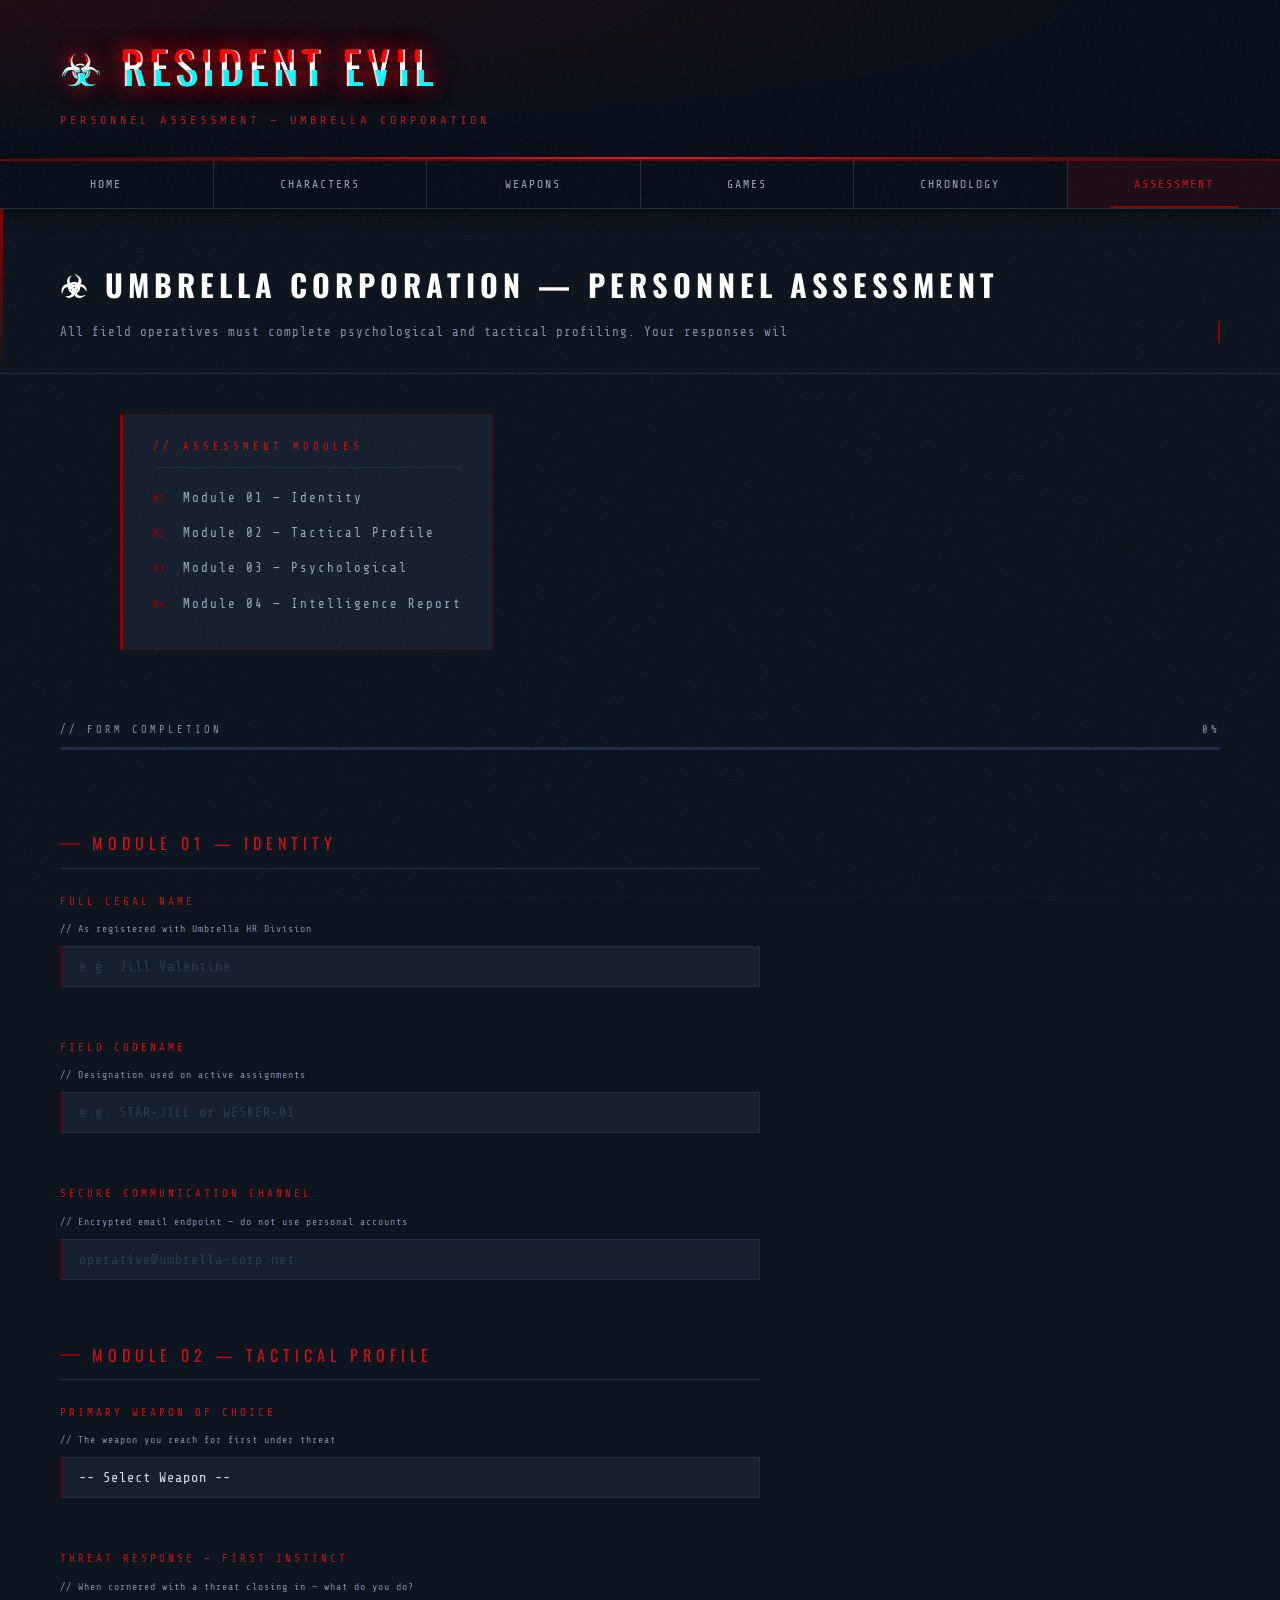
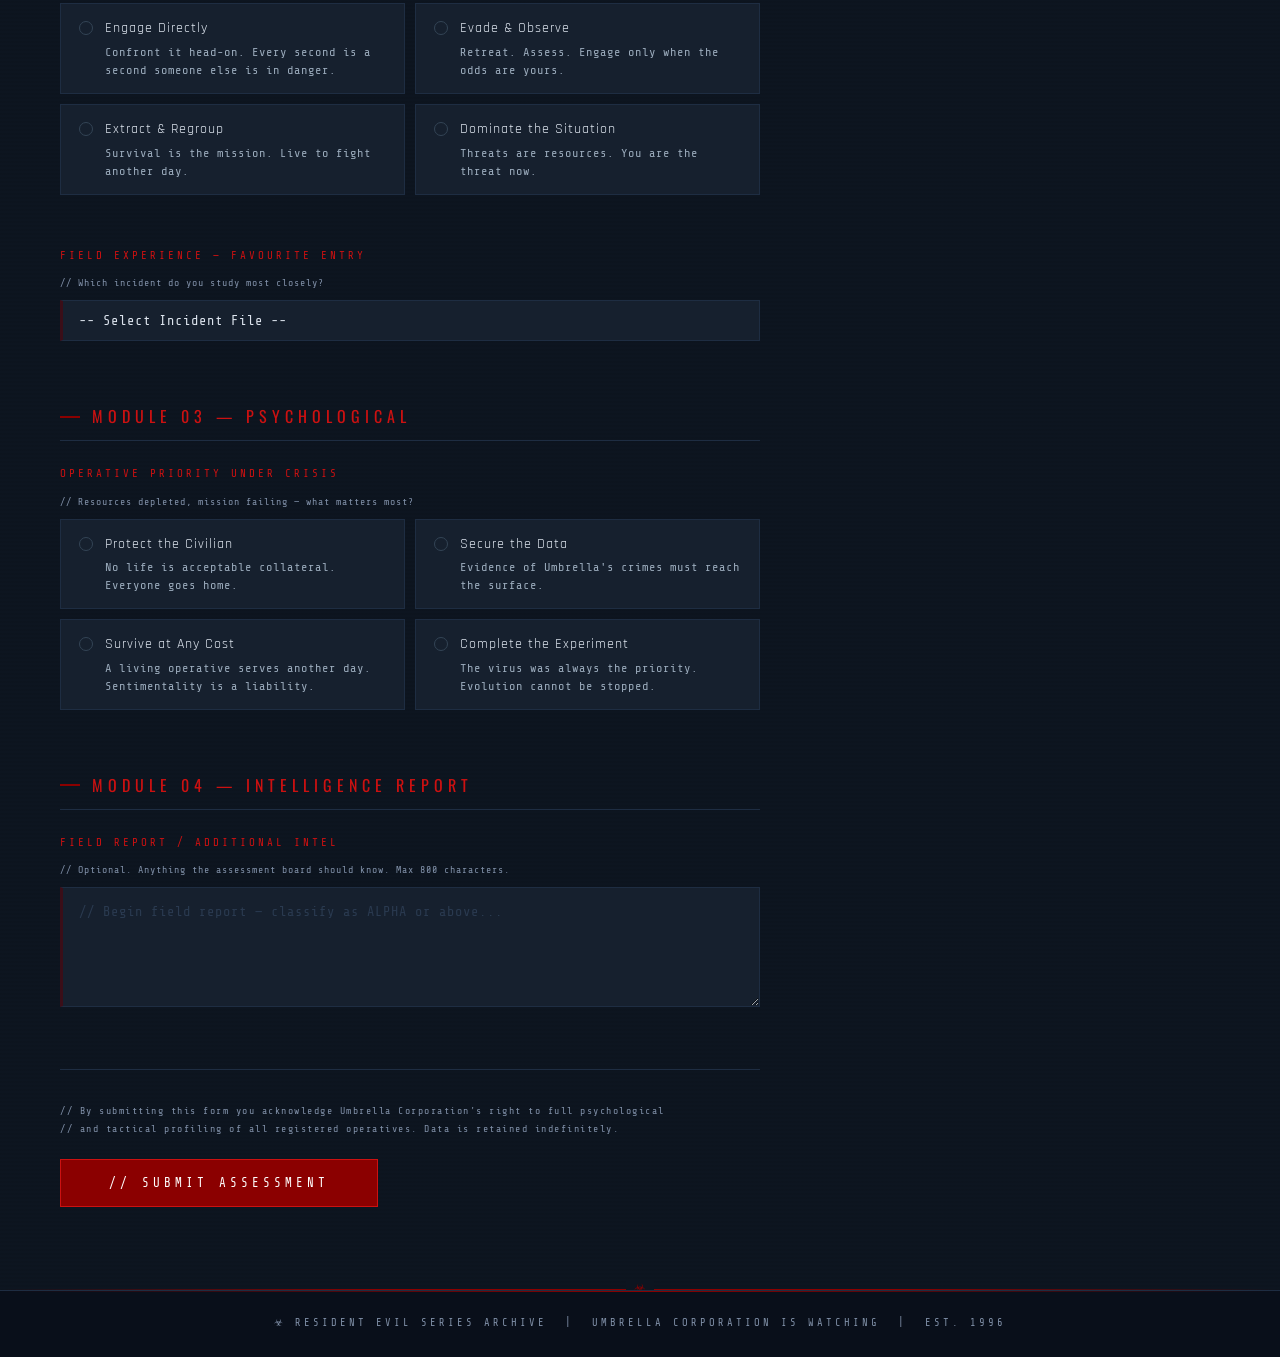
<file: pages/page6.html>
<!DOCTYPE html>
<html lang="en">
<head>
  <meta charset="UTF-8">
  <meta name="viewport" content="width=device-width, initial-scale=1.0">
  <title>Resident Evil — Personnel Assessment</title>
  <link rel="icon" href="data:image/svg+xml,%3Csvg xmlns=%27http://www.w3.org/2000/svg%27 viewBox=%270 0 100 100%27%3E%3Ctext y=%27.9em%27 font-size=%2790%27%3E%E2%98%A3%3C/text%3E%3C/svg%3E">
  <link rel="stylesheet" href="../style.css">
</head>
<body>
<div class="site-header">
  <div class="site-title glitch" data-text="☣ Resident Evil">☣ Resident Evil</div>
  <div class="site-subtitle">Personnel Assessment — Umbrella Corporation</div>
</div>
<nav class="main-nav">
  <ul class="nav-list">
    <li><a href="../index.html">Home</a></li>
    <li><a href="page2.html">Characters</a></li>
    <li><a href="page3.html">Weapons</a></li>
    <li><a href="page4.html">Games</a></li>
    <li><a href="page5.html">Chronology</a></li>
    <li><a href="page6.html" class="active">Assessment</a></li>
  </ul>
</nav>
<div class="section-header">
  <h2>☣ Umbrella Corporation — Personnel Assessment</h2>
  <p>
    All field operatives must complete psychological and tactical profiling.
    Your responses will be matched against our known operative database.
    Honesty is encouraged. Deception is detectable.
  </p>
</div>
<div class="wrapper">
  <nav class="toc">
    <div class="toc-title">// Assessment Modules</div>
    <ul class="toc-list">
      <li><a href="#module-identity">Module 01 — Identity</a></li>
      <li><a href="#module-tactical">Module 02 — Tactical Profile</a></li>
      <li><a href="#module-psych">Module 03 — Psychological</a></li>
      <li><a href="#module-intel">Module 04 — Intelligence Report</a></li>
    </ul>
  </nav>
</div>
<div class="progress-wrapper">
  <div class="progress-label">
    <span>// Form Completion</span>
    <span id="form-progress-pct">0%</span>
  </div>
  <div class="progress-track">
    <div id="form-progress-bar"></div>
  </div>
</div>
<div class="form-wrapper">
  <form id="umbrella-form" novalidate autocomplete="off">
    <div id="module-identity" class="form-module-title">Module 01 — Identity</div>
    <div class="field-group">
      <label class="field-label" for="name">Full Legal Name</label>
      <span class="field-hint">// As registered with Umbrella HR Division</span>
      <input class="field-input" type="text" id="name" name="name"
             placeholder="e.g. Jill Valentine" maxlength="60" autocomplete="off">
      <span class="field-err-msg" aria-live="polite" id="name-error"></span>
    </div>
    <div class="field-group">
      <label class="field-label" for="codename">Field Codename</label>
      <span class="field-hint">// Designation used on active assignments</span>
      <input class="field-input" type="text" id="codename" name="codename"
             placeholder="e.g. STAR-JILL or WESKER-01" maxlength="30" autocomplete="off">
      <span class="field-err-msg" aria-live="polite" id="codename-error"></span>
    </div>
    <div class="field-group">
      <label class="field-label" for="email">Secure Communication Channel</label>
      <span class="field-hint">// Encrypted email endpoint — do not use personal accounts</span>
      <input class="field-input" type="email" id="email" name="email"
             placeholder="operative@umbrella-corp.net" maxlength="100" autocomplete="off">
      <span class="field-err-msg" aria-live="polite" id="email-error"></span>
    </div>
    <div id="module-tactical" class="form-module-title">Module 02 — Tactical Profile</div>
    <div class="field-group">
      <label class="field-label" for="weapon">Primary Weapon of Choice</label>
      <span class="field-hint">// The weapon you reach for first under threat</span>
      <select class="field-input" id="weapon" name="weapon">
        <option value="" disabled selected>-- Select Weapon --</option>
        <option value="knife">Combat Knife — Silent. Close. Nerve-testing.</option>
        <option value="handgun">Handgun — Reliable. Controlled. Professional.</option>
        <option value="shotgun">Shotgun — Decisive. Loud. No second chances.</option>
        <option value="smg">Submachine Gun — Aggressive. Overwhelming. Resourceful.</option>
        <option value="rocket">Rocket Launcher — Final. Definitive. Expensive.</option>
        <option value="bowgun">Bowgun — Precise. Patient. Underestimated.</option>
      </select>
      <span class="field-err-msg" aria-live="polite" id="weapon-error"></span>
    </div>
    <div class="field-group">
      <label class="field-label">Threat Response — First Instinct</label>
      <span class="field-hint">// When cornered with a threat closing in — what do you do?</span>
      <div class="radio-group" id="instinct-group">
        <label class="radio-label">
          <input type="radio" name="instinct" value="fight">
          <span class="radio-text">
            <strong>Engage Directly</strong>
            Confront it head-on. Every second is a second someone else is in danger.
          </span>
        </label>
        <label class="radio-label">
          <input type="radio" name="instinct" value="stealth">
          <span class="radio-text">
            <strong>Evade &amp; Observe</strong>
            Retreat. Assess. Engage only when the odds are yours.
          </span>
        </label>
        <label class="radio-label">
          <input type="radio" name="instinct" value="run">
          <span class="radio-text">
            <strong>Extract &amp; Regroup</strong>
            Survival is the mission. Live to fight another day.
          </span>
        </label>
        <label class="radio-label">
          <input type="radio" name="instinct" value="dominate">
          <span class="radio-text">
            <strong>Dominate the Situation</strong>
            Threats are resources. You are the threat now.
          </span>
        </label>
      </div>
      <span class="field-err-msg" aria-live="polite" id="instinct-error"></span>
    </div>
    <div class="field-group">
      <label class="field-label" for="favGame">Field Experience — Favourite Entry</label>
      <span class="field-hint">// Which incident do you study most closely?</span>
      <select class="field-input" id="favGame" name="favGame">
        <option value="" disabled selected>-- Select Incident File --</option>
        <option value="re1">RE1 — Spencer Estate Incident (1996)</option>
        <option value="re2">RE2 — Raccoon City Collapse (1998)</option>
        <option value="re3">RE3 — Nemesis Protocol (1999)</option>
        <option value="re4">RE4 — Los Illuminados Operation (2005)</option>
        <option value="re7">RE7 — Baker Estate Incident (2017)</option>
        <option value="re8">RE Village — Eastern European Incident (2021)</option>
      </select>
      <span class="field-err-msg" aria-live="polite" id="favGame-error"></span>
    </div>
    <div id="module-psych" class="form-module-title">Module 03 — Psychological</div>
    <div class="field-group">
      <label class="field-label">Operative Priority Under Crisis</label>
      <span class="field-hint">// Resources depleted, mission failing — what matters most?</span>
      <div class="radio-group" id="priority-group">
        <label class="radio-label">
          <input type="radio" name="priority" value="protect">
          <span class="radio-text">
            <strong>Protect the Civilian</strong>
            No life is acceptable collateral. Everyone goes home.
          </span>
        </label>
        <label class="radio-label">
          <input type="radio" name="priority" value="intel">
          <span class="radio-text">
            <strong>Secure the Data</strong>
            Evidence of Umbrella's crimes must reach the surface.
          </span>
        </label>
        <label class="radio-label">
          <input type="radio" name="priority" value="survive">
          <span class="radio-text">
            <strong>Survive at Any Cost</strong>
            A living operative serves another day. Sentimentality is a liability.
          </span>
        </label>
        <label class="radio-label">
          <input type="radio" name="priority" value="dominate">
          <span class="radio-text">
            <strong>Complete the Experiment</strong>
            The virus was always the priority. Evolution cannot be stopped.
          </span>
        </label>
      </div>
      <span class="field-err-msg" aria-live="polite" id="priority-error"></span>
    </div>
    <div id="module-intel" class="form-module-title">Module 04 — Intelligence Report</div>
    <div class="field-group">
      <label class="field-label" for="message">Field Report / Additional Intel</label>
      <span class="field-hint">// Optional. Anything the assessment board should know. Max 800 characters.</span>
      <textarea class="field-input" id="message" name="message"
                placeholder="// Begin field report — classify as ALPHA or above..."
                maxlength="800"></textarea>
      <span class="field-err-msg" aria-live="polite" id="message-error"></span>
    </div>
    <div class="form-submit-row">
      <p class="form-notice">
        // By submitting this form you acknowledge Umbrella Corporation's right to full psychological<br>
        // and tactical profiling of all registered operatives. Data is retained indefinitely.
      </p>
      <button type="submit" class="btn-submit">// Submit Assessment</button>
      <span class="field-err-msg form-server-msg" id="server-error" role="alert"></span>
    </div>
  </form>
</div>
<hr class="blood-line">
<div id="result-panel"></div>
<footer class="site-footer">
  ☣ Resident Evil Series Archive &nbsp;|&nbsp; Umbrella Corporation Is Watching &nbsp;|&nbsp; Est. 1996
</footer>
<script src="../form-script.js"></script>
<script src="../effects.js"></script>
</body>
</html>
</file>
<file: style.css>
@import url('https://fonts.googleapis.com/css2?family=Share+Tech+Mono&family=Oswald:wght@700&family=Rajdhani:wght@300;400;600;700&display=swap');
:root {
  --bg-primary:   #0d1520;
  --bg-secondary: #111e2e;
  --bg-card:      #16202e;
  --bg-header:    #090f1a;
  --red-blood:    #8b0000;
  --red-bright:   #cc1111;
  --red-glow:     #ff2222;
  --green-bio:    #1a7a1a;
  --green-glow:   #22ff22;
  --text-primary: #dde4ee;
  --text-dim:     #8090a8;
  --text-mono:    #9aaabb;
  --border-dark:  #1e2d42;
  --border-red:   #3a0e18;
  --gold-accent:  #8a7350;
  --font-mono:    'Share Tech Mono', monospace;
  --font-display: 'Oswald', sans-serif;
  --font-body:    'Rajdhani', sans-serif;
}
*, *::before, *::after { box-sizing: border-box; margin: 0; padding: 0; }
html { scroll-behavior: smooth; }
body {
  background-color: var(--bg-primary);
  color: var(--text-primary);
  font-family: var(--font-body);
  font-size: 1rem;
  line-height: 1.7;
  min-height: 100vh;
  overflow-x: hidden;
  background-image: repeating-linear-gradient(
    0deg, transparent, transparent 2px,
    rgba(0,0,0,0.05) 2px, rgba(0,0,0,0.05) 4px
  );
}
::-webkit-scrollbar       { width: 6px; }
::-webkit-scrollbar-track { background: #070d16; }
::-webkit-scrollbar-thumb { background: var(--red-blood); border-radius: 3px; }
::-webkit-scrollbar-thumb:hover { background: var(--red-bright); }
::selection { background: var(--red-blood); color: #fff; }
body::before {
  content: '';
  position: fixed; inset: 0;
  pointer-events: none; z-index: 9999;
  background-image: url("data:image/svg+xml,%3Csvg viewBox='0 0 256 256' xmlns='http://www.w3.org/2000/svg'%3E%3Cfilter id='n'%3E%3CfeTurbulence type='fractalNoise' baseFrequency='0.9' numOctaves='4' stitchTiles='stitch'/%3E%3C/filter%3E%3Crect width='100%25' height='100%25' filter='url(%23n)'/%3E%3C/svg%3E");
  opacity: 0.022;
}
.site-header {
  background: var(--bg-header);
  border-bottom: 2px solid var(--red-blood);
  padding: 28px 60px;
  position: relative;
  overflow: hidden;
}
.site-header::before {
  content: ''; position: absolute; inset: 0;
  background: radial-gradient(ellipse at top left, rgba(139,0,0,0.18) 0%, transparent 60%);
  pointer-events: none;
}
.site-header::after {
  content: ''; position: absolute; bottom: 0; left: 0; width: 100%; height: 2px;
  background: linear-gradient(90deg, transparent, var(--red-glow), transparent);
  animation: scan-line 3s ease-in-out infinite;
}
@keyframes scan-line {
  0%   { opacity: 0; transform: scaleX(0); transform-origin: left; }
  50%  { opacity: 1; transform: scaleX(1); }
  100% { opacity: 0; transform: scaleX(0); transform-origin: right; }
}
.site-title {
  font-family: var(--font-display);
  font-size: 2.8rem; letter-spacing: 6px; text-transform: uppercase; color: #fff;
  text-shadow: 0 0 20px rgba(220,0,0,0.6), 0 0 40px rgba(220,0,0,0.3);
  animation: flicker 8s infinite;
}
@keyframes flicker {
  0%, 94%, 96%, 100% { opacity: 1; }
  95%                 { opacity: 0.7; }
}
.site-subtitle {
  font-family: var(--font-mono); font-size: 0.75rem;
  color: var(--red-bright); letter-spacing: 4px; margin-top: 6px; text-transform: uppercase;
}
.main-nav {
  background: var(--bg-header);
  border-bottom: 1px solid var(--border-dark);
  position: sticky; top: 0; z-index: 100;
  box-shadow: 0 2px 20px rgba(0,0,0,0.5);
}
.nav-list {
  list-style: none; display: flex; align-items: center; padding: 0; margin: 0;
}
.nav-list li { flex: 1; text-align: center; border-right: 1px solid var(--border-dark); }
.nav-list li:last-child { border-right: none; }
.nav-list a {
  display: block; padding: 14px 8px;
  font-family: var(--font-mono); font-size: 0.72rem;
  letter-spacing: 2px; text-transform: uppercase; text-decoration: none;
  color: var(--text-mono);
  transition: color 0.25s, background 0.25s, letter-spacing 0.25s;
  position: relative;
}
.nav-list a:link    { color: var(--text-mono); }
.nav-list a:visited { color: #556677; }
.nav-list a:hover   { color: #fff; background: rgba(139,0,0,0.2); letter-spacing: 3px; }
.nav-list a:active  { color: var(--red-glow); background: rgba(139,0,0,0.4); }
.nav-list a.active  { color: var(--red-bright); background: rgba(139,0,0,0.15); }
.nav-list a.active::after {
  content: ''; position: absolute; bottom: 0; left: 20%; right: 20%;
  height: 2px; background: var(--red-blood);
}
.toc {
  background: var(--bg-card);
  border: 1px solid var(--border-red); border-left: 3px solid var(--red-blood);
  padding: 24px 30px; margin: 40px 60px; display: inline-block; min-width: 280px;
}
.toc-title {
  font-family: var(--font-mono); font-size: 0.65rem; color: var(--red-bright);
  letter-spacing: 4px; text-transform: uppercase;
  margin-bottom: 16px; padding-bottom: 10px; border-bottom: 1px solid var(--border-dark);
}
.toc-list { list-style: none; padding: 0; counter-reset: toc-counter; }
.toc-list li { counter-increment: toc-counter; margin-bottom: 8px; }
.toc-list li::before {
  content: counter(toc-counter, decimal-leading-zero) ". ";
  font-family: var(--font-mono); font-size: 0.7rem; color: var(--red-blood); margin-right: 6px;
}
.toc-list a         { font-family: var(--font-mono); font-size: 0.78rem; text-decoration: none; letter-spacing: 2px; transition: color 0.2s, padding-left 0.2s; }
.toc-list a:link    { color: var(--text-mono); }
.toc-list a:visited { color: #5a6b80; }
.toc-list a:hover   { color: var(--red-bright); padding-left: 6px; }
.toc-list a:active  { color: var(--red-glow); }
.hero {
  display: flex; align-items: center; justify-content: space-between;
  gap: 40px; padding: 70px 60px; position: relative; overflow: hidden; min-height: 380px;
}
.hero::before {
  content: '☣'; position: absolute; right: -40px; top: -60px;
  font-size: 28rem; color: rgba(139,0,0,0.05); line-height: 1;
  pointer-events: none; animation: rotate-slow 60s linear infinite;
}
@keyframes rotate-slow { from { transform: rotate(0deg); } to { transform: rotate(360deg); } }
.hero-content { flex: 1; max-width: 560px; }
.hero-tag {
  font-family: var(--font-mono); font-size: 0.65rem; color: var(--red-bright);
  letter-spacing: 5px; text-transform: uppercase; margin-bottom: 20px;
  display: flex; align-items: center; gap: 10px;
}
.hero-tag::before { content: ''; display: inline-block; width: 30px; height: 1px; background: var(--red-blood); }
.hero-title {
  font-family: var(--font-display); font-size: 5.5rem; line-height: 1;
  letter-spacing: 4px; text-transform: uppercase; color: #fff;
  text-shadow: 0 0 30px rgba(200,0,0,0.4); margin-bottom: 20px;
}
.hero-title span { color: var(--red-bright); }
.hero-sub { font-family: var(--font-mono); font-size: 0.8rem; color: var(--text-dim); letter-spacing: 2px; margin-bottom: 24px; }
.hero-body { font-size: 1rem; color: var(--text-dim); line-height: 1.8; max-width: 480px; margin-bottom: 32px; }
.btn-explore {
  display: inline-block; padding: 12px 32px;
  background: var(--red-blood); color: #fff;
  font-family: var(--font-mono); font-size: 0.75rem; letter-spacing: 3px;
  text-decoration: none; text-transform: uppercase;
  border: 1px solid var(--red-blood);
  clip-path: polygon(8px 0%, 100% 0%, calc(100% - 8px) 100%, 0% 100%);
  transition: background 0.2s, box-shadow 0.2s, letter-spacing 0.2s;
}
.btn-explore:link    { color: #fff; }
.btn-explore:visited { color: #ddd; }
.btn-explore:hover   { background: var(--red-bright); box-shadow: 0 0 20px rgba(220,17,17,0.5); letter-spacing: 4px; }
.btn-explore:active  { background: var(--red-glow); }
.hero-image { flex: 0 0 auto; position: relative; }
.map-container { position: relative; display: inline-block; max-width: 100%; }
.map-container img {
  display: block; max-width: 100%; height: auto; border: 2px solid var(--border-dark);
  box-shadow: 0 0 0 1px var(--border-red), 0 0 30px rgba(139,0,0,0.25);
  filter: saturate(0.8) contrast(1.1); transition: filter 0.3s;
}
.map-container:hover img { filter: saturate(1) contrast(1.2); }
.map-label {
  font-family: var(--font-mono); font-size: 0.65rem; color: var(--text-dim);
  letter-spacing: 3px; text-align: center; margin-top: 10px; text-transform: uppercase;
}
.map-overlay {
  position: absolute; inset: 0; pointer-events: none;
  display: grid; grid-template-columns: 1fr 1fr; grid-template-rows: 1fr 1fr;
}
.map-zone {
  display: flex; align-items: center; justify-content: center;
  font-family: var(--font-mono); font-size: 0.6rem; letter-spacing: 3px;
  text-transform: uppercase; color: transparent;
  border: 1px solid transparent;
  transition: color 0.3s, background 0.3s, border-color 0.3s;
}
.map-container:hover .map-zone { color: rgba(255,255,255,0.5); border-color: rgba(139,0,0,0.3); background: rgba(0,0,0,0.15); }
.map-center {
  position: absolute; left: 50%; top: 50%; width: 24.8%; aspect-ratio: 1;
  transform: translate(-50%, -50%); border-radius: 50%; pointer-events: none;
  display: flex; align-items: center; justify-content: center;
  font-family: var(--font-mono); font-size: 0.55rem; letter-spacing: 2px; text-transform: uppercase;
  color: transparent; border: 1px solid transparent; transition: color 0.3s, background 0.3s, border-color 0.3s;
}
.map-container:hover .map-center { color: #fff; border-color: rgba(204,17,17,0.6); background: rgba(139,0,0,0.45); }
.blood-line {
  border: none; height: 1px; margin: 0;
  background: linear-gradient(90deg, transparent, var(--red-blood) 30%, var(--red-blood) 70%, transparent);
  position: relative;
}
.blood-line::after {
  content: '☣'; position: absolute; left: 50%; top: 50%;
  transform: translate(-50%, -50%); font-size: 0.8rem; color: var(--red-blood);
  background: var(--bg-primary); padding: 0 8px;
}
.quick-links {
  display: grid; grid-template-columns: repeat(4, 1fr);
  border-top: 1px solid var(--border-dark); border-bottom: 1px solid var(--border-dark);
}
.quick-link-item {
  padding: 40px 20px; text-align: center;
  border-right: 1px solid var(--border-dark);
  position: relative; overflow: hidden; transition: background 0.3s;
}
.quick-link-item:last-child { border-right: none; }
.quick-link-item::before {
  content: ''; position: absolute; inset: 0;
  background: rgba(139,0,0,0); transition: background 0.3s;
}
.quick-link-item:hover::before { background: rgba(139,0,0,0.1); }
.quick-link-item a:link,
.quick-link-item a:visited { text-decoration: none; }
.quick-link-item img {
  display: block; margin: 0 auto 16px; border: 1px solid var(--border-dark);
  filter: saturate(0.5); transition: filter 0.3s, transform 0.3s, box-shadow 0.3s;
}
.quick-link-item:hover img { filter: saturate(1); transform: scale(1.03); box-shadow: 0 8px 30px rgba(139,0,0,0.35); }
.quick-link-item a:hover img { border-color: var(--red-blood); }
.quick-link-label {
  font-family: var(--font-mono); font-size: 0.7rem; color: var(--text-dim);
  letter-spacing: 4px; text-transform: uppercase; transition: color 0.3s;
}
.quick-link-item:hover .quick-link-label { color: var(--red-bright); }
.section-header {
  padding: 50px 60px 30px; border-bottom: 1px solid var(--border-dark); position: relative;
}
.section-header::before {
  content: ''; position: absolute; left: 0; top: 0; bottom: 0; width: 3px;
  background: linear-gradient(180deg, var(--red-blood), transparent);
}
.section-header h2 {
  font-family: var(--font-display); font-size: 1.9rem; letter-spacing: 5px;
  text-transform: uppercase; color: #fff; margin-bottom: 10px;
}
.section-header p {
  font-family: var(--font-mono); font-size: 0.78rem; color: var(--text-dim); letter-spacing: 1px; line-height: 1.8;
}
.card {
  display: flex; align-items: flex-start;
  border-bottom: 1px solid var(--border-dark); position: relative; overflow: hidden; transition: background 0.3s;
}
.card:hover { background: rgba(255,255,255,0.018); }
.card.reverse { flex-direction: row-reverse; }
.card-text { flex: 1; padding: 50px 60px; }
.card-text h2 {
  font-family: var(--font-display); font-size: 2rem; letter-spacing: 3px;
  text-transform: uppercase; color: #fff; margin-bottom: 16px;
  position: relative; display: inline-block;
}
.card-text h2::after {
  content: ''; position: absolute; bottom: -4px; left: 0; width: 0; height: 2px;
  background: var(--red-blood); transition: width 0.4s ease;
}
.card:hover .card-text h2::after { width: 100%; }
.card-text p { color: var(--text-dim); font-size: 1rem; line-height: 1.9; font-weight: 300; }
.card-image {
  flex: 0 0 300px; padding: 40px; display: flex; align-items: center; justify-content: center;
}
.card-image img {
  display: block; width: 100%; max-width: 300px; border: 1px solid var(--border-dark);
  filter: saturate(0.6) contrast(1.1); transition: filter 0.4s, box-shadow 0.4s;
}
.card:hover .card-image img {
  filter: saturate(1) contrast(1.15);
  box-shadow: 0 0 0 1px var(--border-red), 0 0 20px rgba(139,0,0,0.3);
}
.games-table-wrapper { padding: 40px 60px; }
.games-table { width: 100%; border-collapse: collapse; font-family: var(--font-mono); font-size: 0.8rem; }
.games-table th {
  background: var(--bg-header); border: 1px solid var(--border-dark);
  border-top: 2px solid var(--red-blood); padding: 14px 18px; text-align: left;
  color: var(--red-bright); letter-spacing: 3px; text-transform: uppercase; font-weight: normal;
}
.games-table td {
  border: 1px solid var(--border-dark); padding: 12px 18px;
  color: var(--text-dim); vertical-align: middle; transition: background 0.2s, color 0.2s;
}
.games-table td:first-child  { font-size: 0.7rem; }
.games-table td:nth-child(2) { color: var(--text-primary); }
.games-table tr:hover td     { background: rgba(139,0,0,0.07); color: var(--text-primary); }
.games-table tr:hover td:first-child { color: var(--red-bright); }
.chrono-pad { padding: 0 60px; }
.chrono-table { width: 100%; border-collapse: collapse; font-size: 0.9rem; }
.chrono-table tr { border-bottom: 1px solid var(--border-dark); transition: background 0.2s; }
.chrono-table tr:hover { background: rgba(139,0,0,0.06); }
.chrono-table td { padding: 24px 20px; vertical-align: top; color: var(--text-dim); }
.chrono-table .year-cell {
  font-family: var(--font-display); font-size: 1.8rem; color: var(--red-blood);
  letter-spacing: 2px; white-space: nowrap; padding-top: 28px;
}
.chrono-table .img-cell { width: 160px; text-align: center; }
.chrono-table .img-cell img { width: 140px; border: 1px solid var(--border-dark); filter: saturate(0.5); transition: filter 0.3s; }
.chrono-table tr:hover .img-cell img { filter: saturate(1); }
.chrono-table h3 { font-family: var(--font-display); font-size: 1.25rem; letter-spacing: 2px; color: var(--text-primary); text-transform: uppercase; margin-bottom: 8px; }
.chrono-table .entry-tag { font-family: var(--font-mono); font-size: 0.65rem; color: var(--red-blood); letter-spacing: 3px; margin-bottom: 10px; }
.chrono-table p { line-height: 1.8; font-size: 0.9rem; }
.chrono-table em { font-family: var(--font-mono); font-size: 0.7rem; color: var(--text-dim); letter-spacing: 1px; font-style: normal; display: block; margin-top: 10px; }
.decade-header {
  padding: 30px 60px 20px;
  background: linear-gradient(90deg, rgba(139,0,0,0.12), transparent);
  border-bottom: 1px solid var(--border-dark);
}
.decade-header h2 { font-family: var(--font-display); font-size: 1.5rem; letter-spacing: 6px; text-transform: uppercase; color: var(--red-bright); }
.site-footer {
  background: var(--bg-header); border-top: 1px solid var(--border-dark);
  padding: 24px 60px; text-align: center;
  font-family: var(--font-mono); font-size: 0.65rem; color: var(--text-dim);
  letter-spacing: 3px; text-transform: uppercase; position: relative;
}
.site-footer::before {
  content: ''; position: absolute; top: 0; left: 0; right: 0; height: 1px;
  background: linear-gradient(90deg, transparent, var(--red-blood), transparent);
}
.glitch { position: relative; }
.glitch::before, .glitch::after {
  content: attr(data-text); position: absolute; top: 0; left: 0; width: 100%; height: 100%;
}
.glitch::before { color: #ff0000; animation: glitch-1 4s infinite; clip-path: polygon(0 0, 100% 0, 100% 45%, 0 45%); transform: translate(-2px, 0); }
.glitch::after  { color: #00ffff; animation: glitch-2 4s infinite; clip-path: polygon(0 55%, 100% 55%, 100% 100%, 0 100%); transform: translate(2px, 0); }
@keyframes glitch-1 {
  0%, 90%, 100% { transform: translate(0); opacity: 0; }
  92% { transform: translate(-3px, 1px); opacity: 0.7; }
  94% { transform: translate(2px, -1px); opacity: 0.7; }
  96% { transform: translate(0); opacity: 0; }
}
@keyframes glitch-2 {
  0%, 90%, 100% { transform: translate(0); opacity: 0; }
  91% { transform: translate(3px, -1px); opacity: 0.7; }
  93% { transform: translate(-2px, 1px); opacity: 0.7; }
  95% { transform: translate(0); opacity: 0; }
}
a:link    { color: var(--red-bright); transition: color 0.2s; }
a:visited { color: #885544; }
a:hover   { color: #ff4444; text-decoration: none; }
a:active  { color: var(--red-glow); }
.wrapper { padding: 0 60px; }
.spacer  { height: 40px; }
.progress-wrapper { padding: 32px 60px 0; }
.progress-label {
  font-family: var(--font-mono); font-size: 0.65rem; color: var(--text-dim);
  letter-spacing: 3px; text-transform: uppercase; margin-bottom: 8px;
  display: flex; justify-content: space-between;
}
.progress-track { height: 3px; background: var(--border-dark); border-radius: 2px; overflow: hidden; }
#form-progress-bar {
  height: 100%; width: 0%; background: var(--red-blood);
  transition: width 0.4s ease, background 0.4s; border-radius: 2px;
}
.form-wrapper { padding: 40px 60px 60px; max-width: 820px; }
.field-group  { margin-bottom: 30px; }
.field-label {
  display: block; font-family: var(--font-mono); font-size: 0.68rem;
  color: var(--red-bright); letter-spacing: 3px; text-transform: uppercase; margin-bottom: 10px;
}
.field-hint {
  font-family: var(--font-mono); font-size: 0.62rem; color: var(--text-dim);
  letter-spacing: 1px; display: block; margin-bottom: 8px;
}
.field-input {
  width: 100%; background: var(--bg-card);
  border: 1px solid var(--border-dark); border-left: 3px solid var(--border-red);
  color: var(--text-primary); font-family: var(--font-mono); font-size: 0.85rem;
  padding: 12px 16px; letter-spacing: 1px; outline: none; appearance: none;
  transition: border-color 0.25s, box-shadow 0.25s, background 0.25s;
}
.field-input::placeholder { color: #2a3a50; }
.field-input:focus        { border-left-color: var(--red-bright); background: #18243a; box-shadow: 0 0 0 1px rgba(204,17,17,0.2); }
.field-input.field-error  { border-left-color: #ff3333; box-shadow: 0 0 0 1px rgba(255,51,51,0.3); }
.field-input.field-ok     { border-left-color: var(--green-bio); }
select.field-input { cursor: pointer; }
select.field-input option { background: var(--bg-card); color: var(--text-primary); }
textarea.field-input { resize: vertical; min-height: 120px; line-height: 1.7; }
.form-server-msg { margin-top: 14px; }
.badge-ok   { color: #22ff22; font-size: 12px; }
.badge-warn { color: #ff8844; font-size: 12px; }
.field-err-msg {
  font-family: var(--font-mono); font-size: 0.62rem; color: #ff4444;
  letter-spacing: 1px; margin-top: 6px; min-height: 16px; display: block;
}
.radio-group { display: grid; grid-template-columns: 1fr 1fr; gap: 10px; }
.radio-label {
  display: flex; align-items: flex-start; gap: 12px;
  background: var(--bg-card); border: 1px solid var(--border-dark);
  padding: 14px 18px; cursor: pointer; transition: border-color 0.2s, background 0.2s;
}
.radio-label:hover { border-color: var(--border-red); background: #18243a; }
.radio-label input[type="radio"] {
  appearance: none; width: 14px; height: 14px; border: 1px solid #334455;
  border-radius: 50%; flex-shrink: 0; margin-top: 3px; cursor: pointer; transition: border-color 0.2s;
}
.radio-label input[type="radio"]:checked {
  border-color: var(--red-bright);
  background: radial-gradient(circle, var(--red-bright) 35%, transparent 40%);
}
.radio-label:has(input:checked) { border-color: var(--border-red); background: rgba(139,0,0,0.1); }
.radio-text { font-family: var(--font-mono); font-size: 0.75rem; color: var(--text-mono); letter-spacing: 1px; line-height: 1.5; }
.radio-text strong { display: block; color: var(--text-primary); margin-bottom: 3px; font-weight: normal; font-family: var(--font-body); font-size: 0.9rem; }
.form-module-title {
  font-family: var(--font-display); font-size: 1rem; letter-spacing: 5px;
  color: var(--red-bright); text-transform: uppercase;
  margin: 40px 0 24px; padding-bottom: 10px;
  border-bottom: 1px solid var(--border-dark);
  display: flex; align-items: center; gap: 12px;
}
.form-module-title::before { content: ''; display: block; width: 20px; height: 2px; background: var(--red-blood); flex-shrink: 0; }
.form-submit-row { border-top: 1px solid var(--border-dark); padding-top: 32px; margin-top: 8px; }
.form-notice {
  font-family: var(--font-mono); font-size: 0.62rem; color: var(--text-dim);
  letter-spacing: 1.5px; margin-bottom: 20px; line-height: 1.9;
}
.btn-submit {
  display: inline-block; padding: 16px 48px;
  font-family: var(--font-mono); font-size: 0.78rem; letter-spacing: 4px;
  text-transform: uppercase; color: #fff; background: var(--red-blood);
  border: 1px solid var(--red-bright); cursor: pointer;
  transition: background 0.25s, box-shadow 0.25s, letter-spacing 0.25s;
  position: relative; overflow: hidden;
}
.btn-submit::before {
  content: ''; position: absolute; inset: 0;
  background: linear-gradient(90deg, transparent, rgba(255,255,255,0.07), transparent);
  transform: translateX(-100%); transition: transform 0.4s ease;
}
.btn-submit:hover { background: #a01010; box-shadow: 0 0 20px rgba(204,17,17,0.35); letter-spacing: 5px; }
.btn-submit:hover::before { transform: translateX(100%); }
.btn-submit:active   { background: var(--red-glow); }
.btn-submit:disabled { cursor: not-allowed; opacity: 0.5; }
#result-panel {
  display: none; margin: 0 60px 60px;
  border: 1px solid var(--border-red); border-top: 2px solid var(--red-blood);
  background: var(--bg-card); padding: 40px; position: relative; overflow: hidden;
}
#result-panel::before {
  content: ''; position: absolute; inset: 0;
  background: radial-gradient(ellipse at top left, rgba(139,0,0,0.14) 0%, transparent 60%);
  pointer-events: none;
}
#result-panel::after {
  content: '☣'; position: absolute; right: -20px; bottom: -40px;
  font-size: 12rem; color: rgba(139,0,0,0.06); pointer-events: none; line-height: 1;
}
.result-header { display: flex; justify-content: space-between; align-items: flex-start; flex-wrap: wrap; gap: 10px; margin-bottom: 20px; }
.result-tag { font-family: var(--font-mono); font-size: 0.62rem; color: var(--text-dim); letter-spacing: 3px; text-transform: uppercase; }
.result-clearance { font-family: var(--font-mono); font-size: 0.72rem; letter-spacing: 4px; text-transform: uppercase; }
.result-sep { height: 1px; background: var(--border-dark); margin: 20px 0; }
.result-body { display: grid; grid-template-columns: 1fr 1fr; gap: 30px; }
.result-label { font-family: var(--font-mono); font-size: 0.6rem; color: var(--text-dim); letter-spacing: 3px; text-transform: uppercase; margin-bottom: 8px; }
.result-codename { font-family: var(--font-display); font-size: 2rem; color: #fff; letter-spacing: 4px; }
.result-charname { font-family: var(--font-display); font-size: 1.6rem; letter-spacing: 3px; text-transform: uppercase; }
.result-charrole { font-family: var(--font-mono); font-size: 0.68rem; color: var(--text-dim); letter-spacing: 2px; margin-top: 4px; }
.result-bio { font-size: 0.95rem; color: var(--text-dim); line-height: 1.9; font-family: var(--font-body); font-weight: 300; min-height: 48px; }
.result-intel {
  font-family: var(--font-mono); font-size: 0.75rem; color: #8a9ab0;
  letter-spacing: 1px; line-height: 1.8; margin-top: 10px;
  border-left: 2px solid var(--border-red); padding-left: 14px;
}
@media (max-width: 900px) {
  .site-header, .site-footer { padding: 20px 24px; }
  .hero { flex-direction: column; padding: 40px 24px; }
  .hero-title { font-size: 3.5rem; }
  .card, .card.reverse { flex-direction: column; }
  .card-image { padding: 20px; }
  .quick-links { grid-template-columns: repeat(2, 1fr); }
  .section-header, .wrapper, .games-table-wrapper,
  .decade-header, .form-wrapper, .progress-wrapper,
  .chrono-pad { padding-left: 24px; padding-right: 24px; }
  .toc { margin: 24px; }
  .radio-group { grid-template-columns: 1fr; }
  .result-body { grid-template-columns: 1fr; }
  #result-panel { margin: 0 24px 40px; padding: 24px; }
  .nav-list a { font-size: 0.62rem; letter-spacing: 1px; padding: 12px 4px; }
  .games-table-wrapper { overflow-x: auto; }
  .chrono-table, .chrono-table tbody, .chrono-table tr, .chrono-table td { display: block; width: 100%; }
  .chrono-table td { padding: 12px 0; }
  .chrono-table .year-cell { padding-top: 20px; font-size: 1.5rem; }
  .chrono-table .img-cell { text-align: left; }
  .site-title { font-size: 1.8rem; letter-spacing: 3px; }
}
@media (max-width: 600px) {
  .nav-list { flex-wrap: wrap; }
  .nav-list li { flex: 1 1 33.33%; border-bottom: 1px solid var(--border-dark); }
  .quick-links { grid-template-columns: 1fr; }
  .quick-link-item { border-right: none; border-bottom: 1px solid var(--border-dark); }
  .quick-link-item img { max-width: 100%; height: auto; }
  .hero-title { font-size: 2.6rem; }
  .card-text { padding: 30px 24px; }
  .card-text h2 { font-size: 1.5rem; }
}
.radio-group.field-error .radio-label { border-color: #ff3333; }
.radio-group.field-ok .radio-label:has(input:checked) { border-color: var(--green-bio); }
</file>
